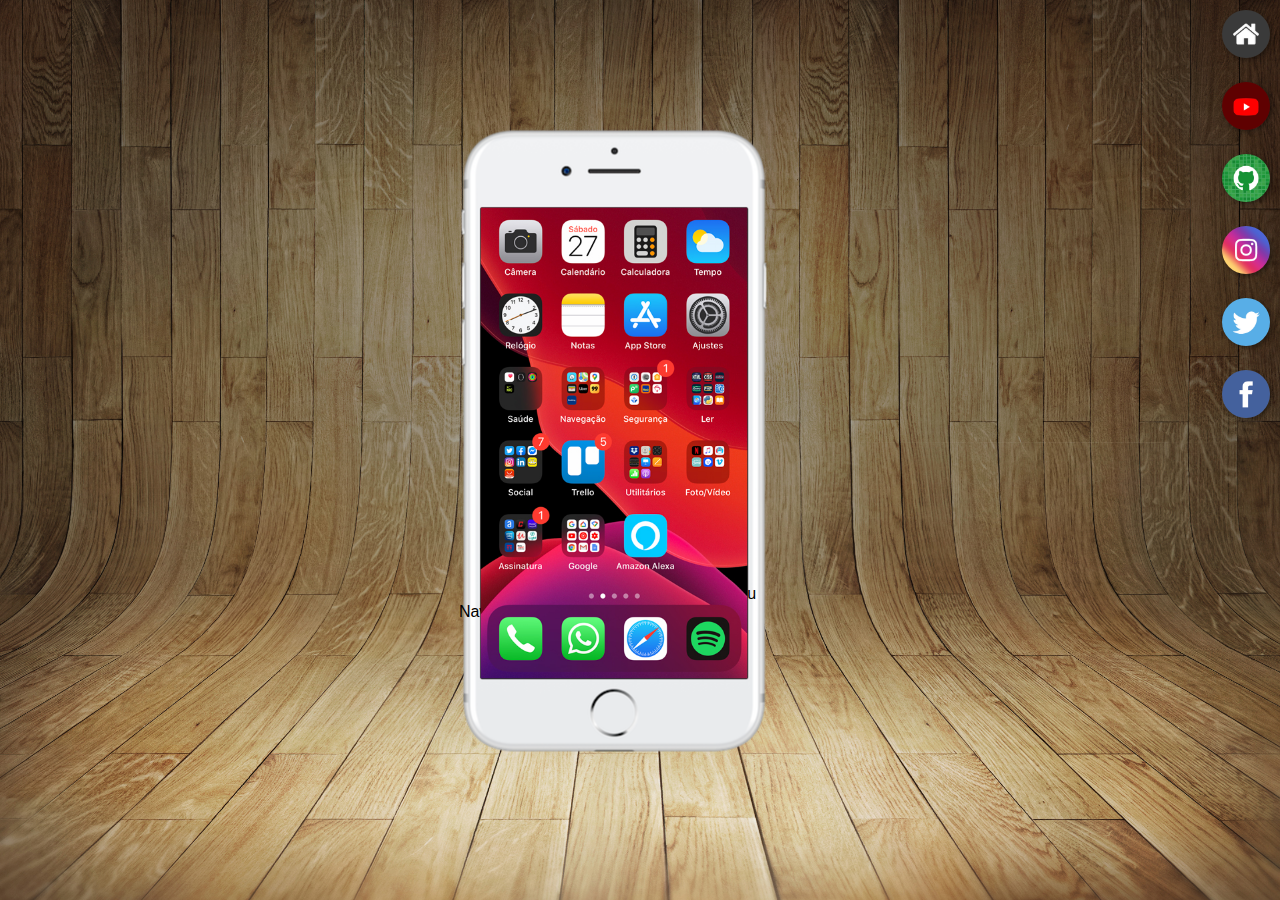
<file: index.html>
<!DOCTYPE html>
<html lang="pt-br">
<head>
    <meta charset="UTF-8">
    <meta http-equiv="X-UA-Compatible" content="IE=edge">
    <meta name="viewport" content="width=device-width, initial-scale=1.0">
    <link rel="shortcut icon" href="favicon.ico" type="image/x-icon">
    <link rel="stylesheet" href="stilos/style.css">
    <title>Projeto redes sociais</title>
</head>
<body>
    <main>
        <section id="telefone">
            <iframe src="home.html" name="tela" id="tela" frameborder="0"></iframe>
            seu Navegador não é compatível com isso.

        </section>
        <section id="redes-sociais">
            <a href="home.html" target="tela"><img src="imagens/logo-home.jpg" alt="home"></a><br>
            <a href="youtube.html" target="tela"><img src="imagens/logo-youtube.jpg" alt="youtube"></a><br>
            <a href="github.html" target="tela"><img src="imagens/logo-github.jpg" alt="github" ></a><br>
            <a href="instagram.html" target="tela"><img src="imagens/logo-instagram.jpg" alt="instagram"></a><br>
            <a href="twitter.html" target="tela"><img src="imagens/logo-twitter.jpg" alt="twitter"></a><br>
            <a href="facebook.html" target="tela"><img src="imagens/logo-facebook.jpg" alt="facebook"></a>

        </section>
    </main>
    
</body>
</html>
</file>
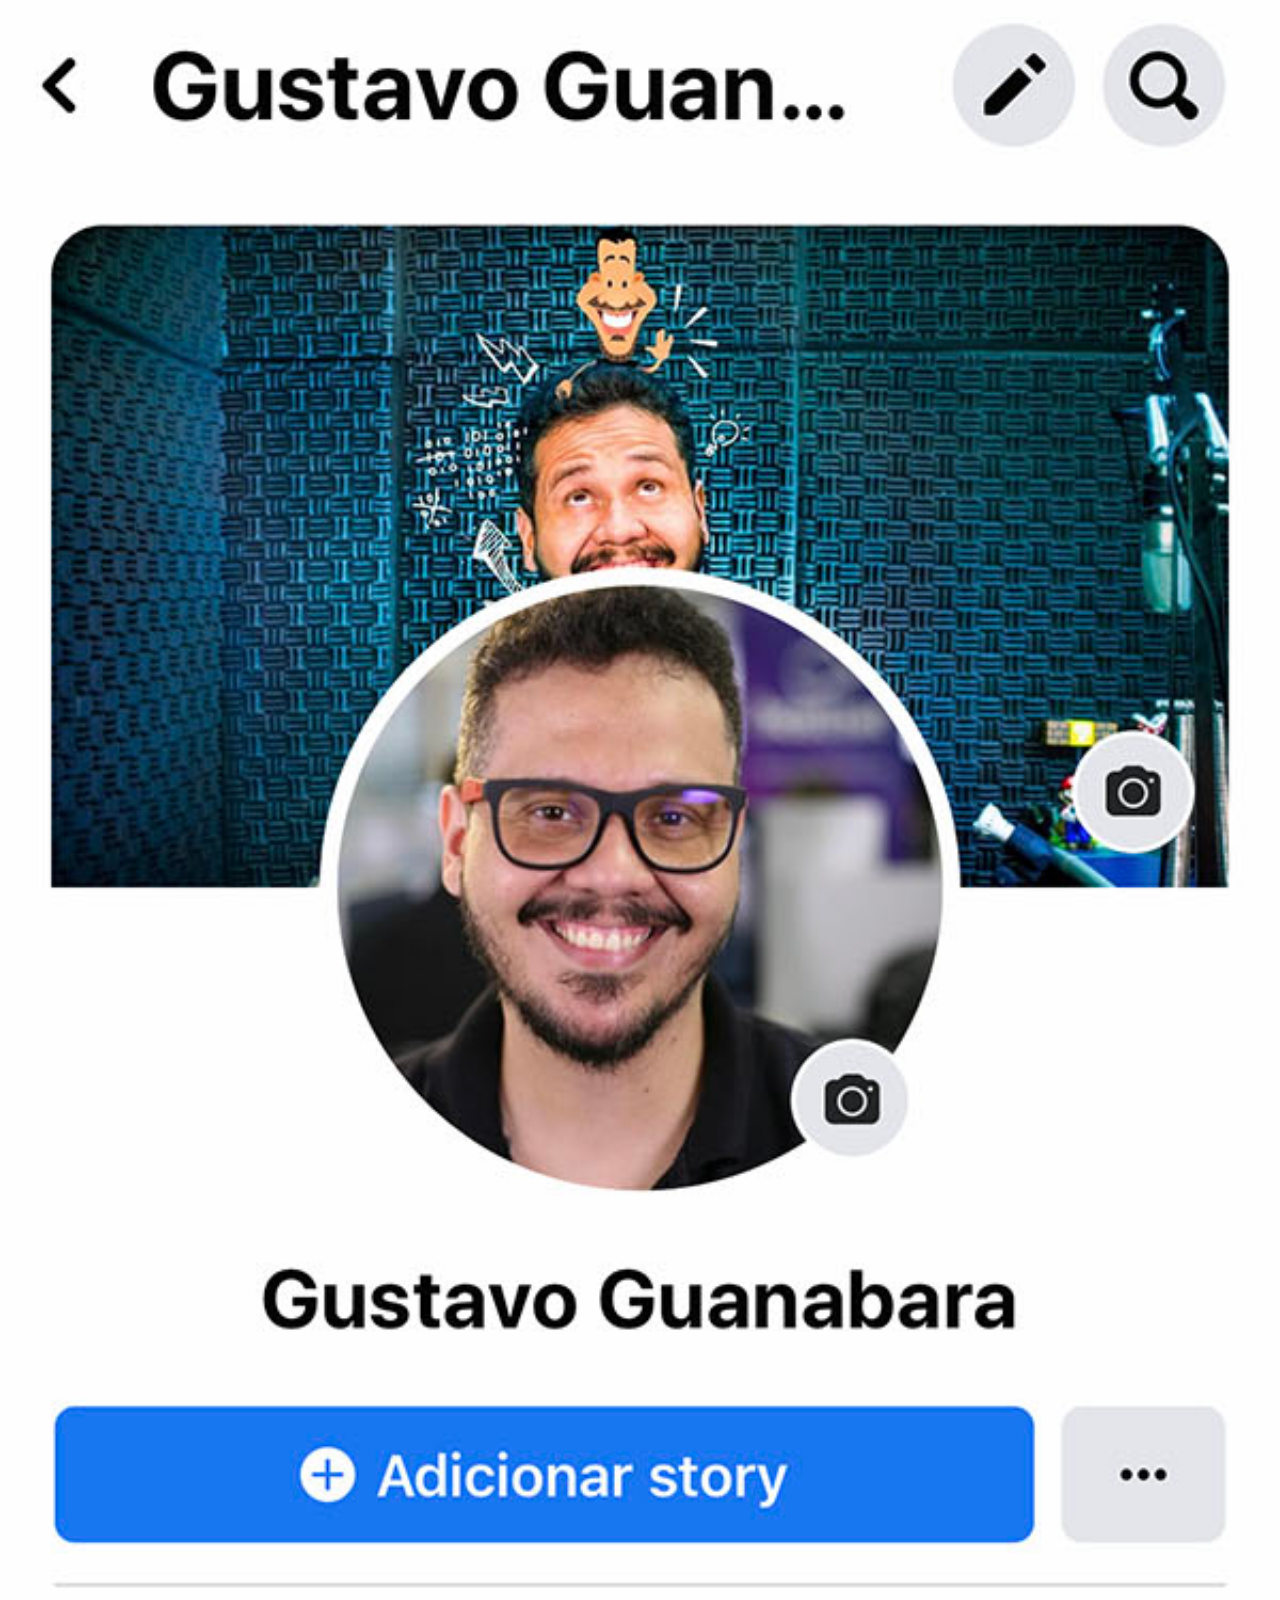
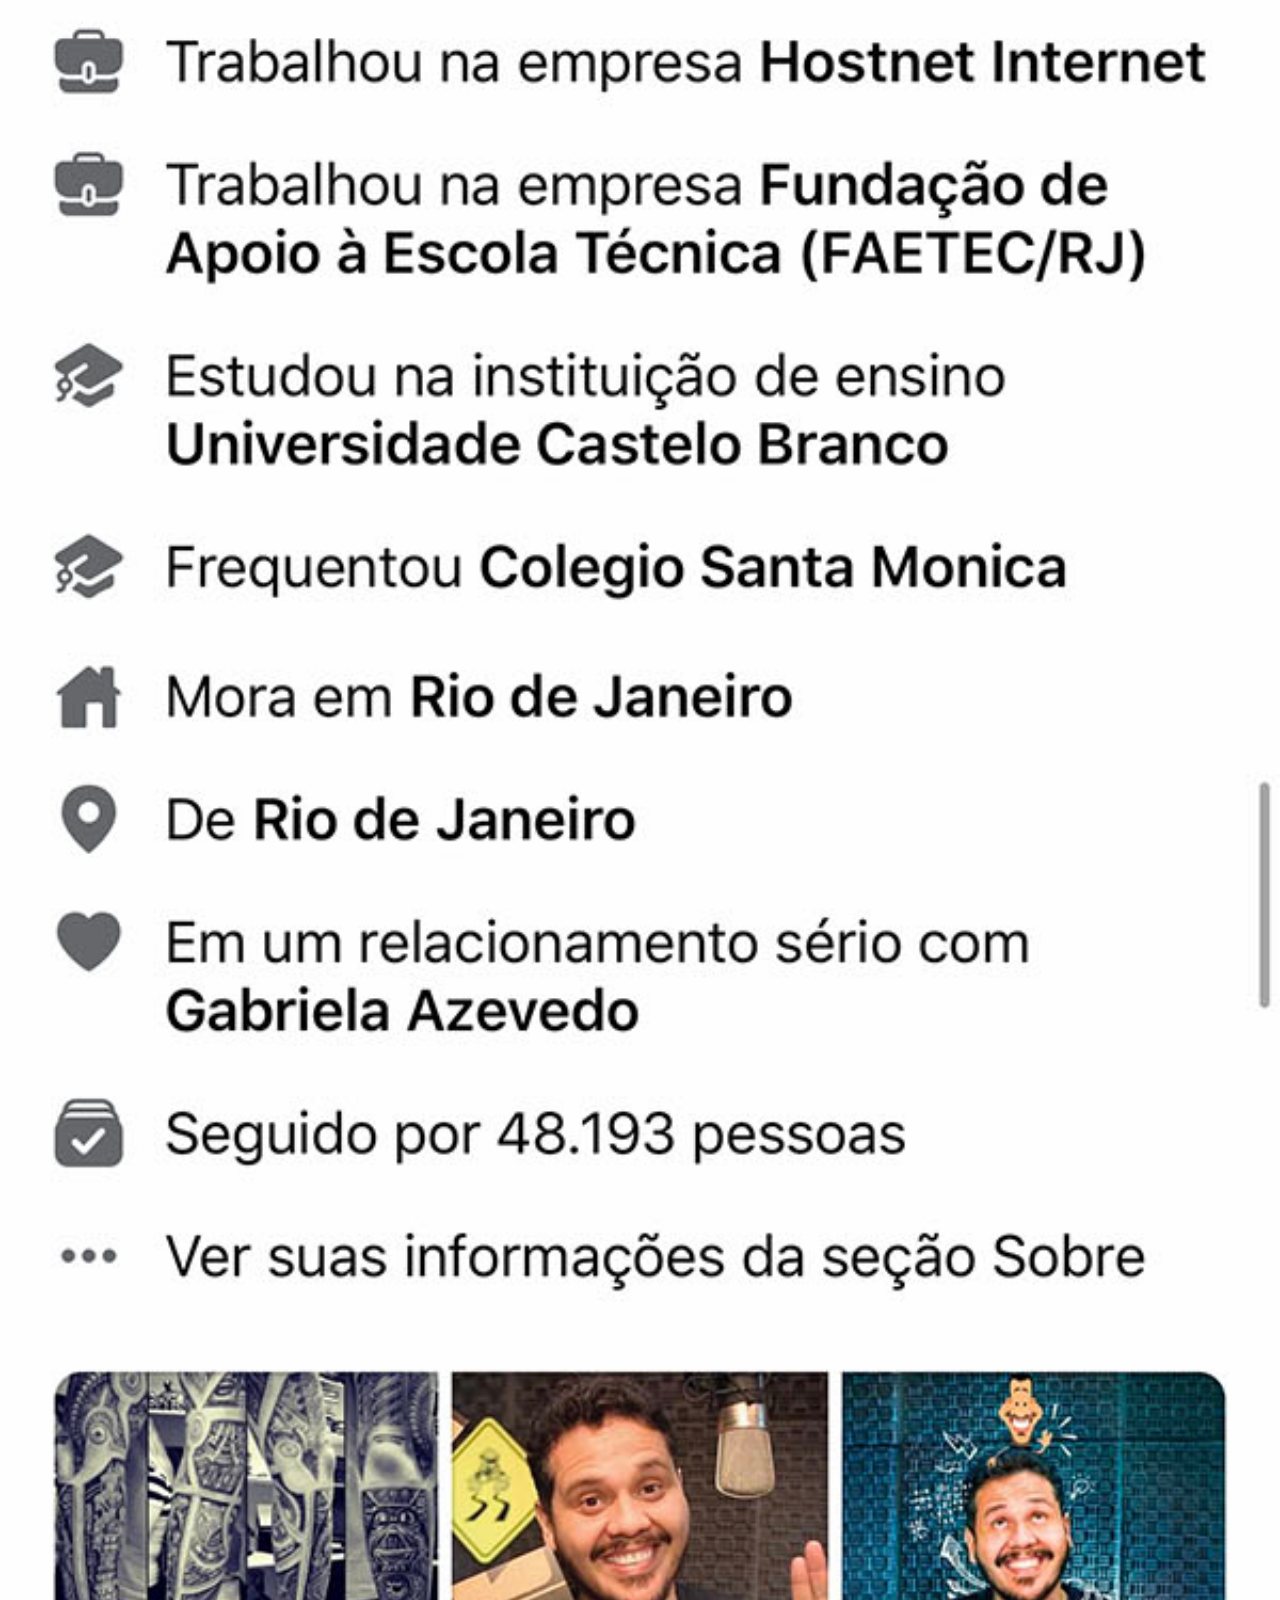
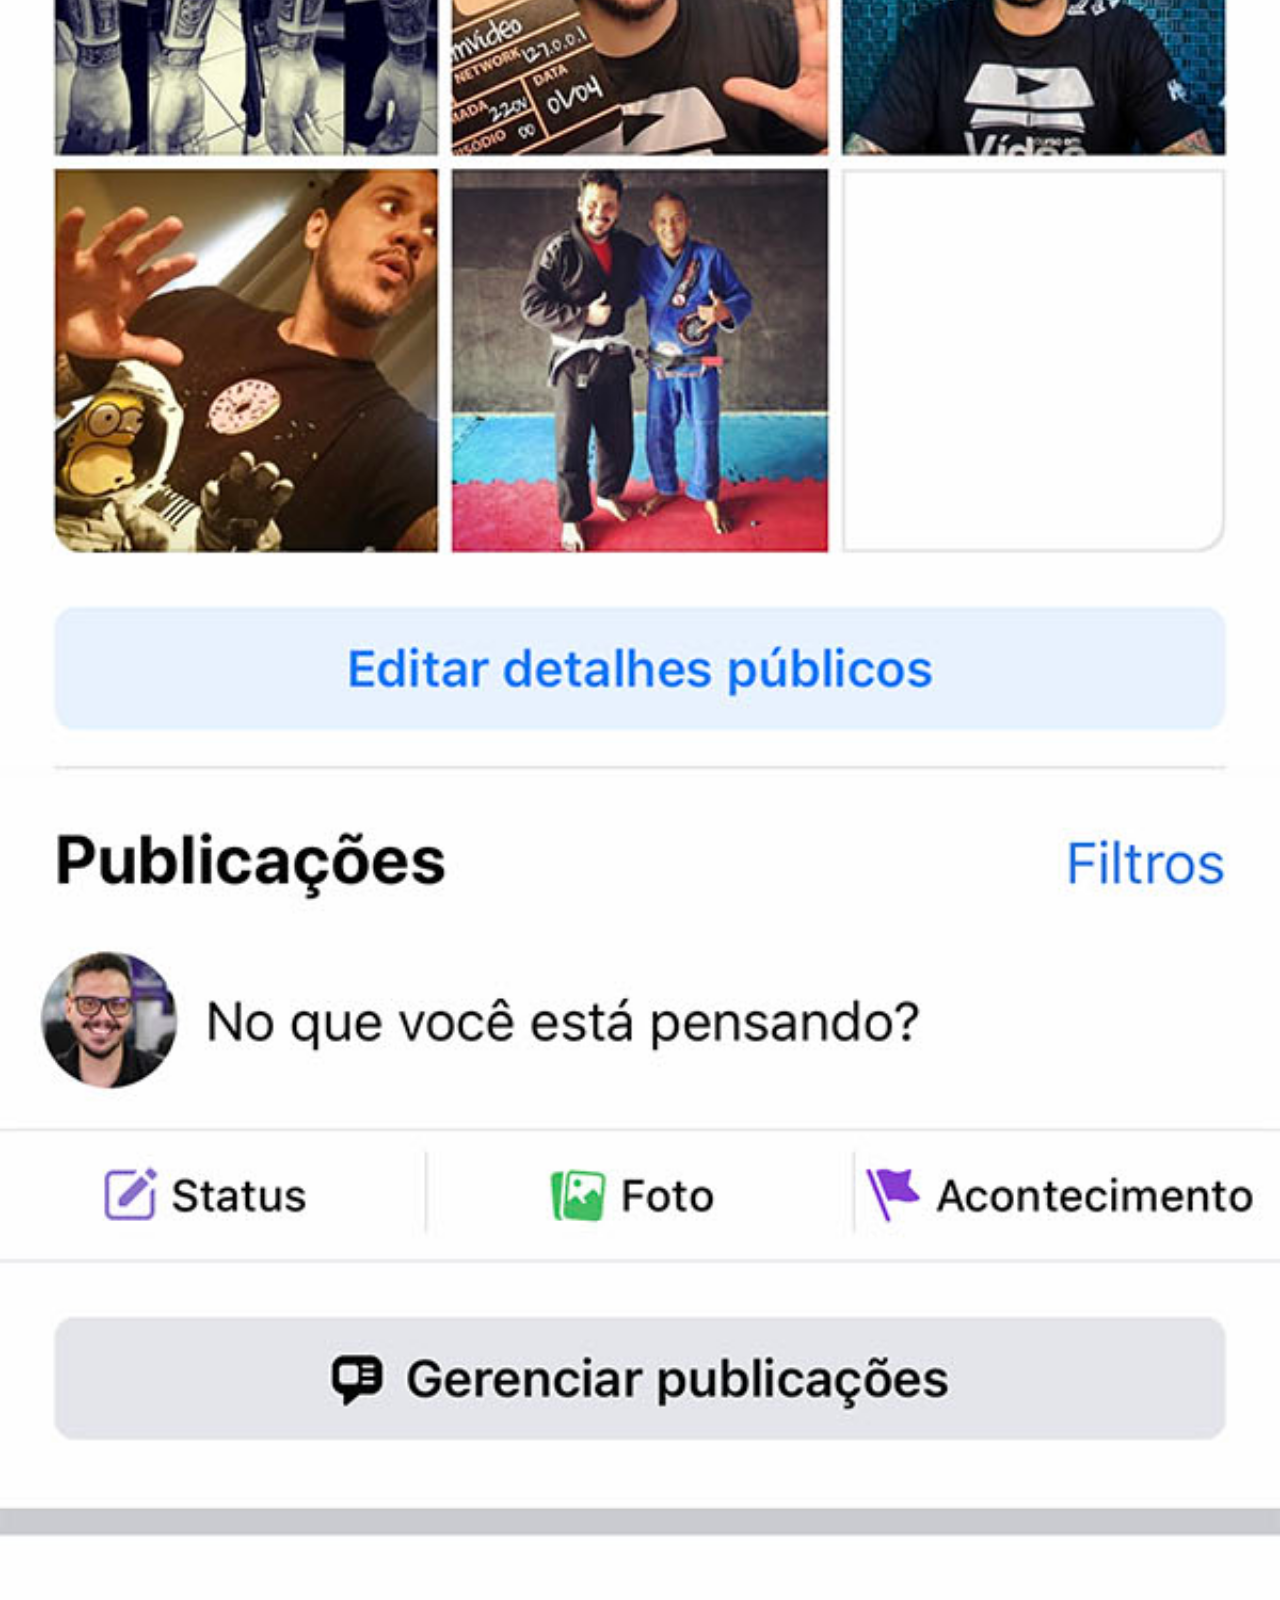
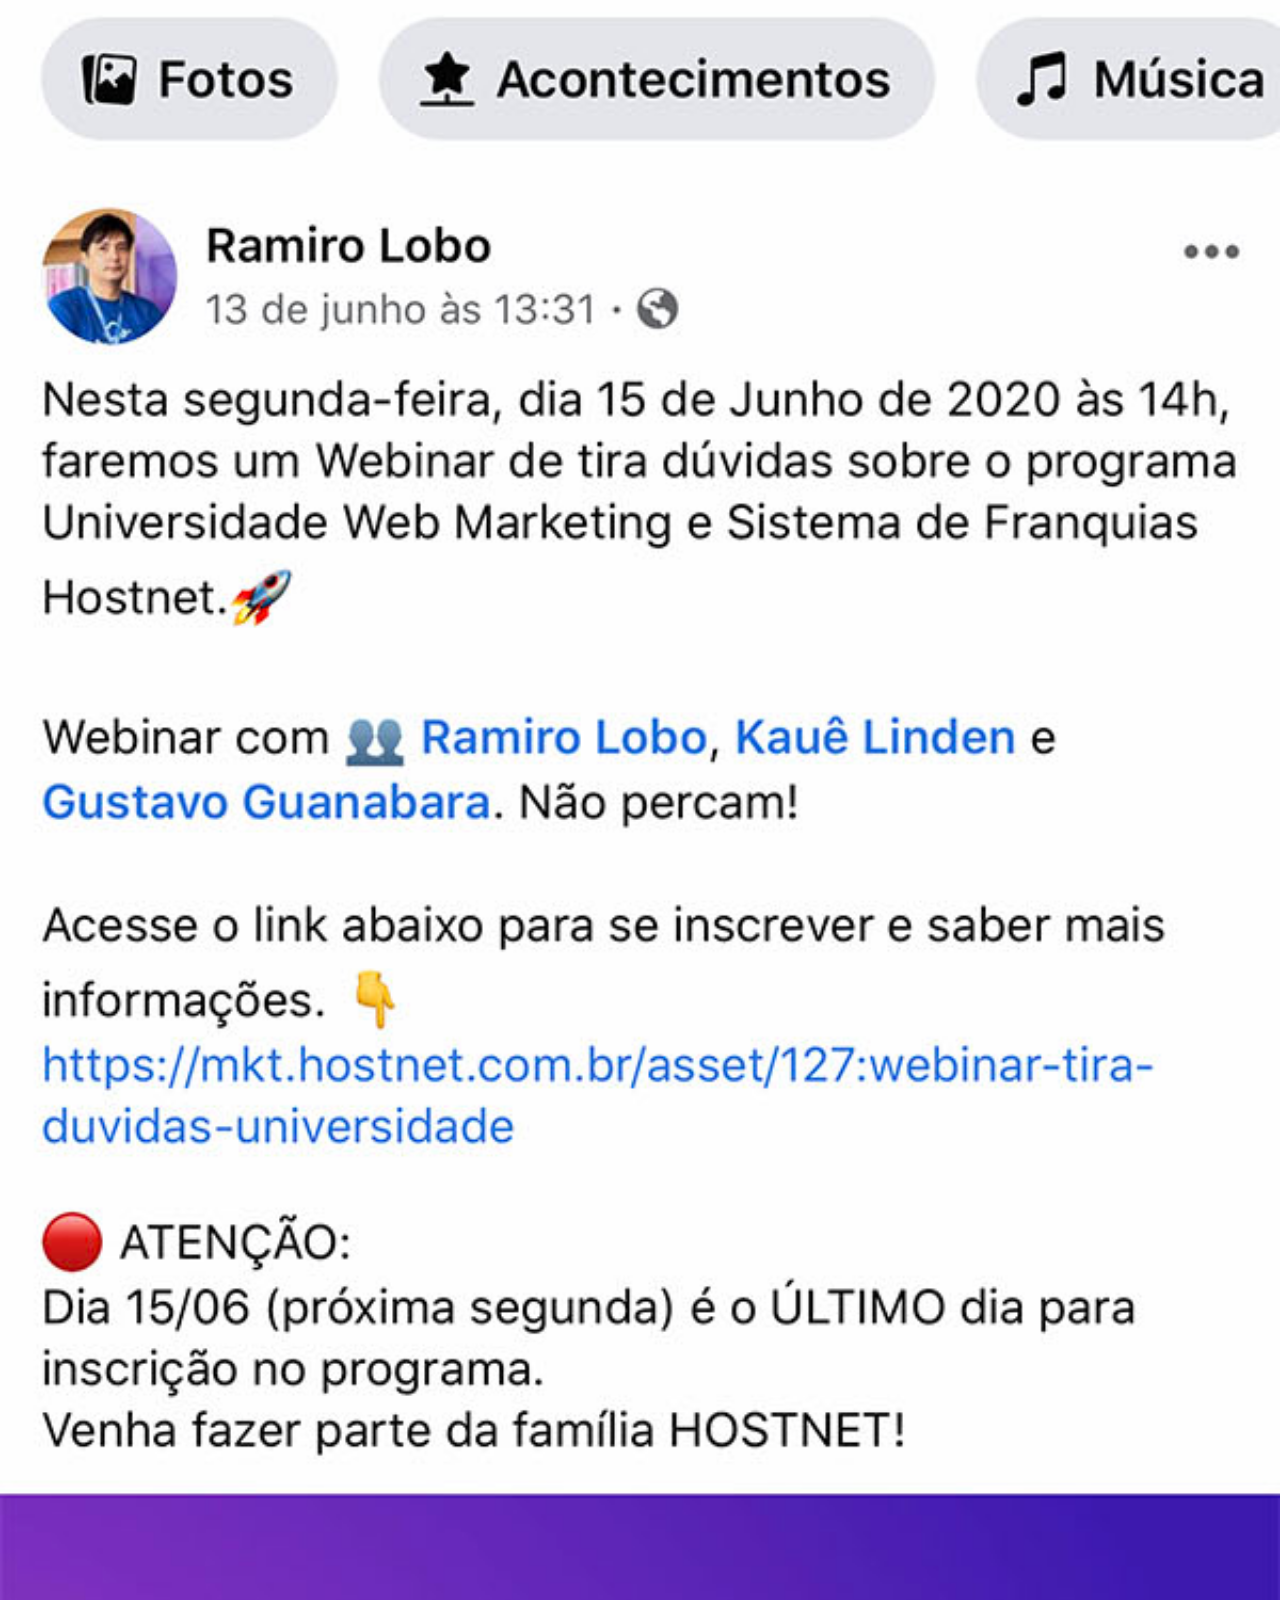
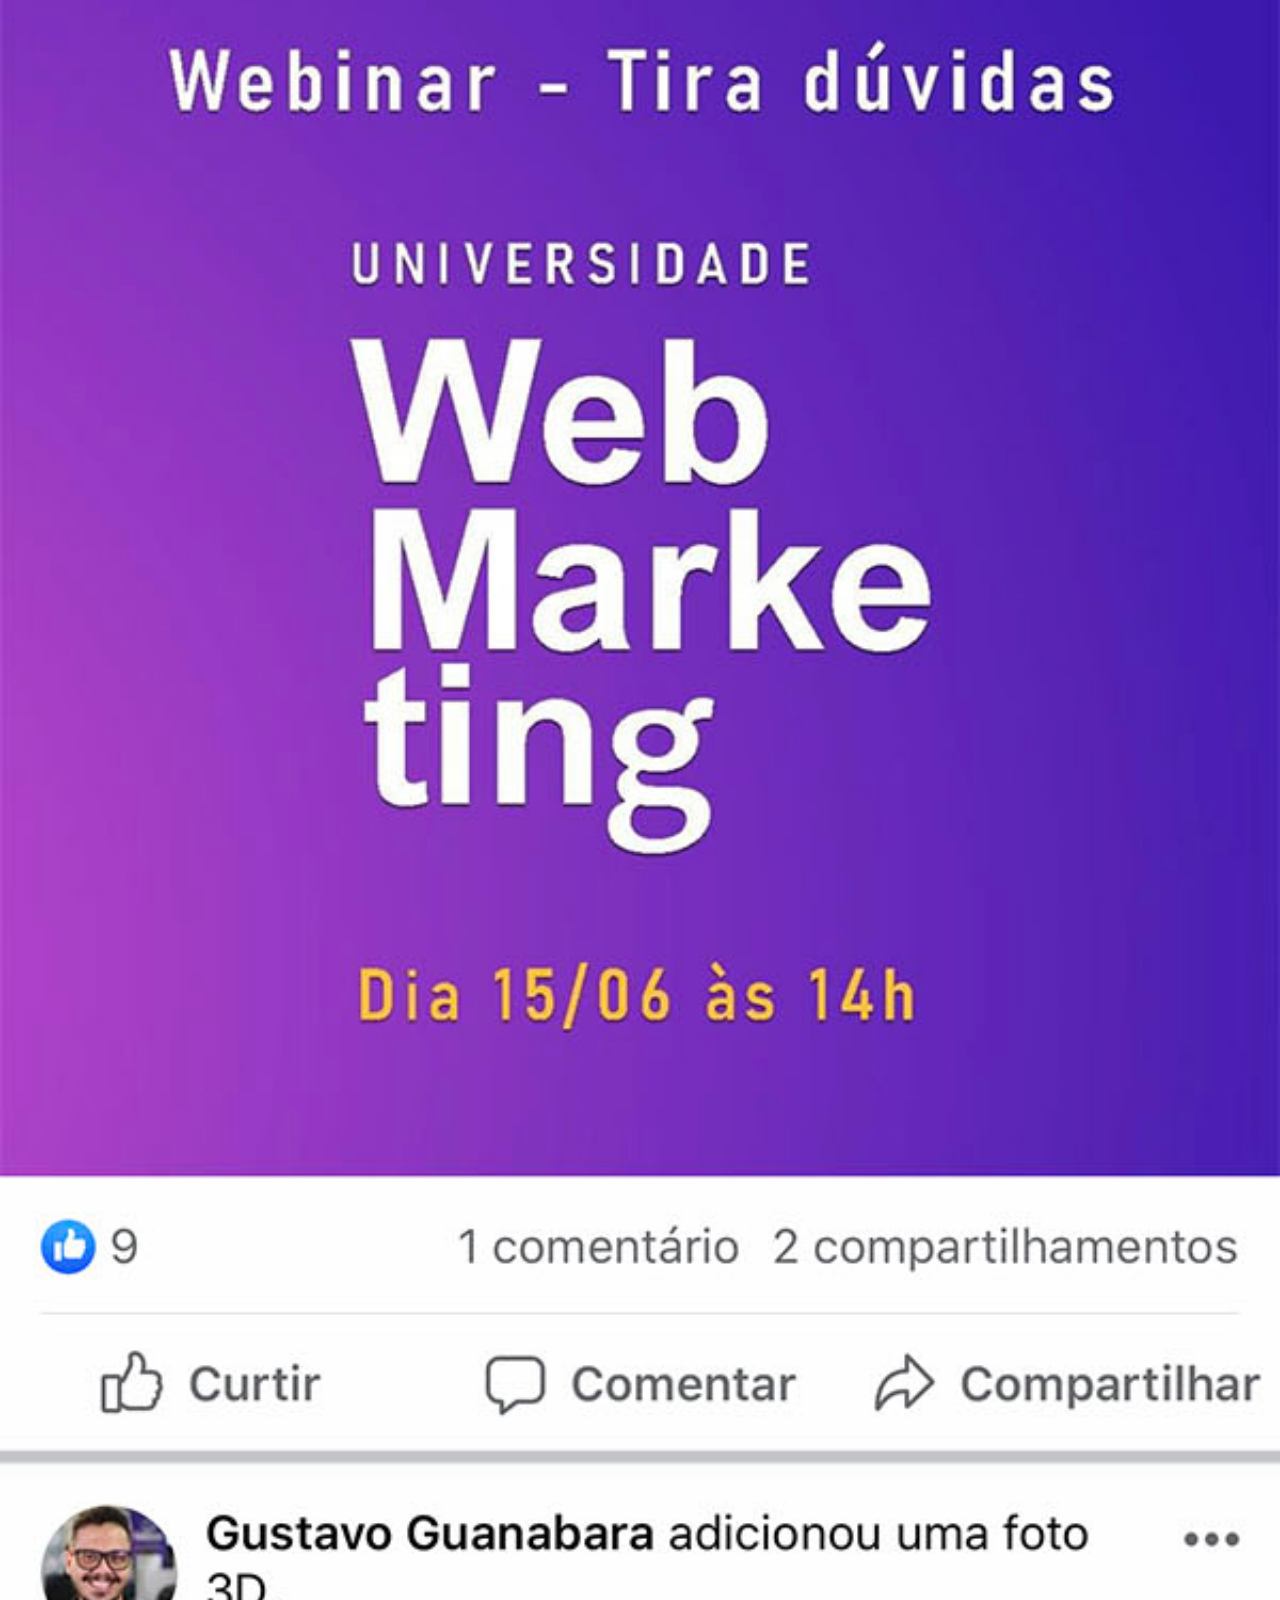
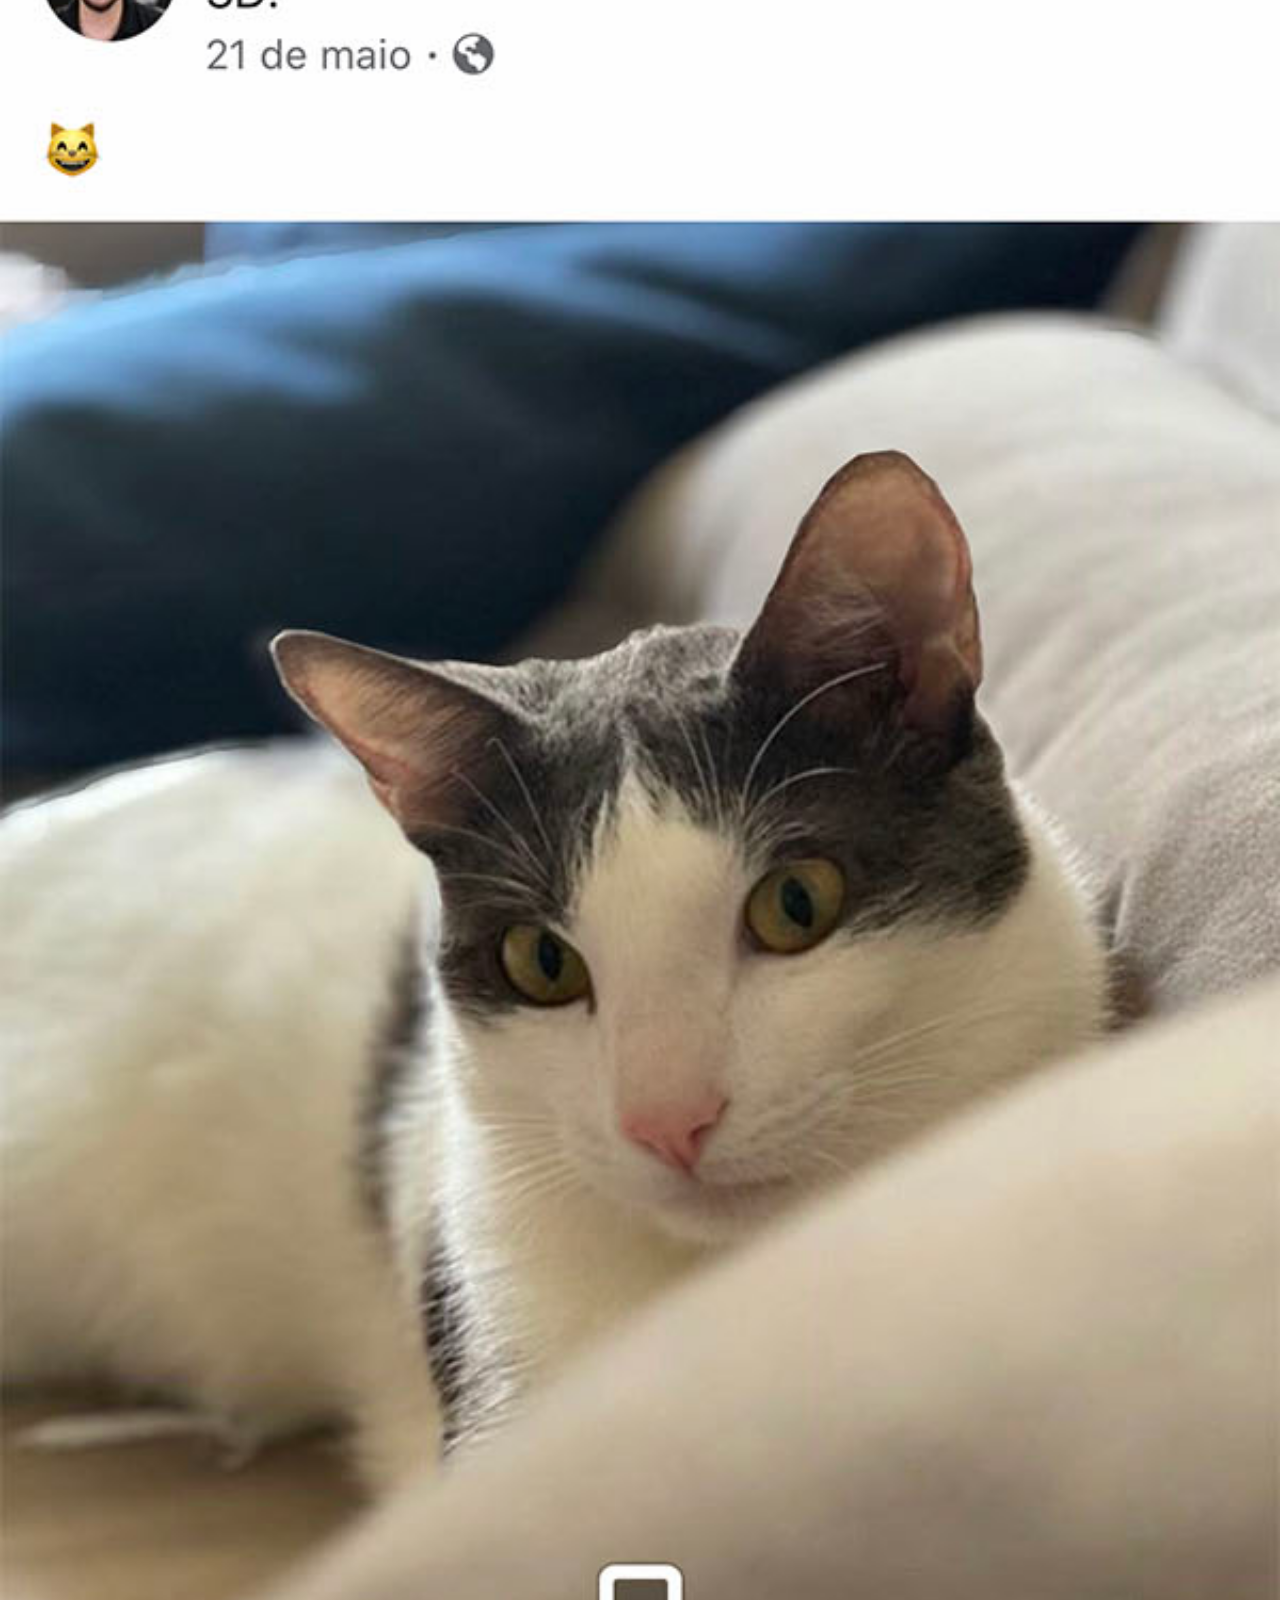
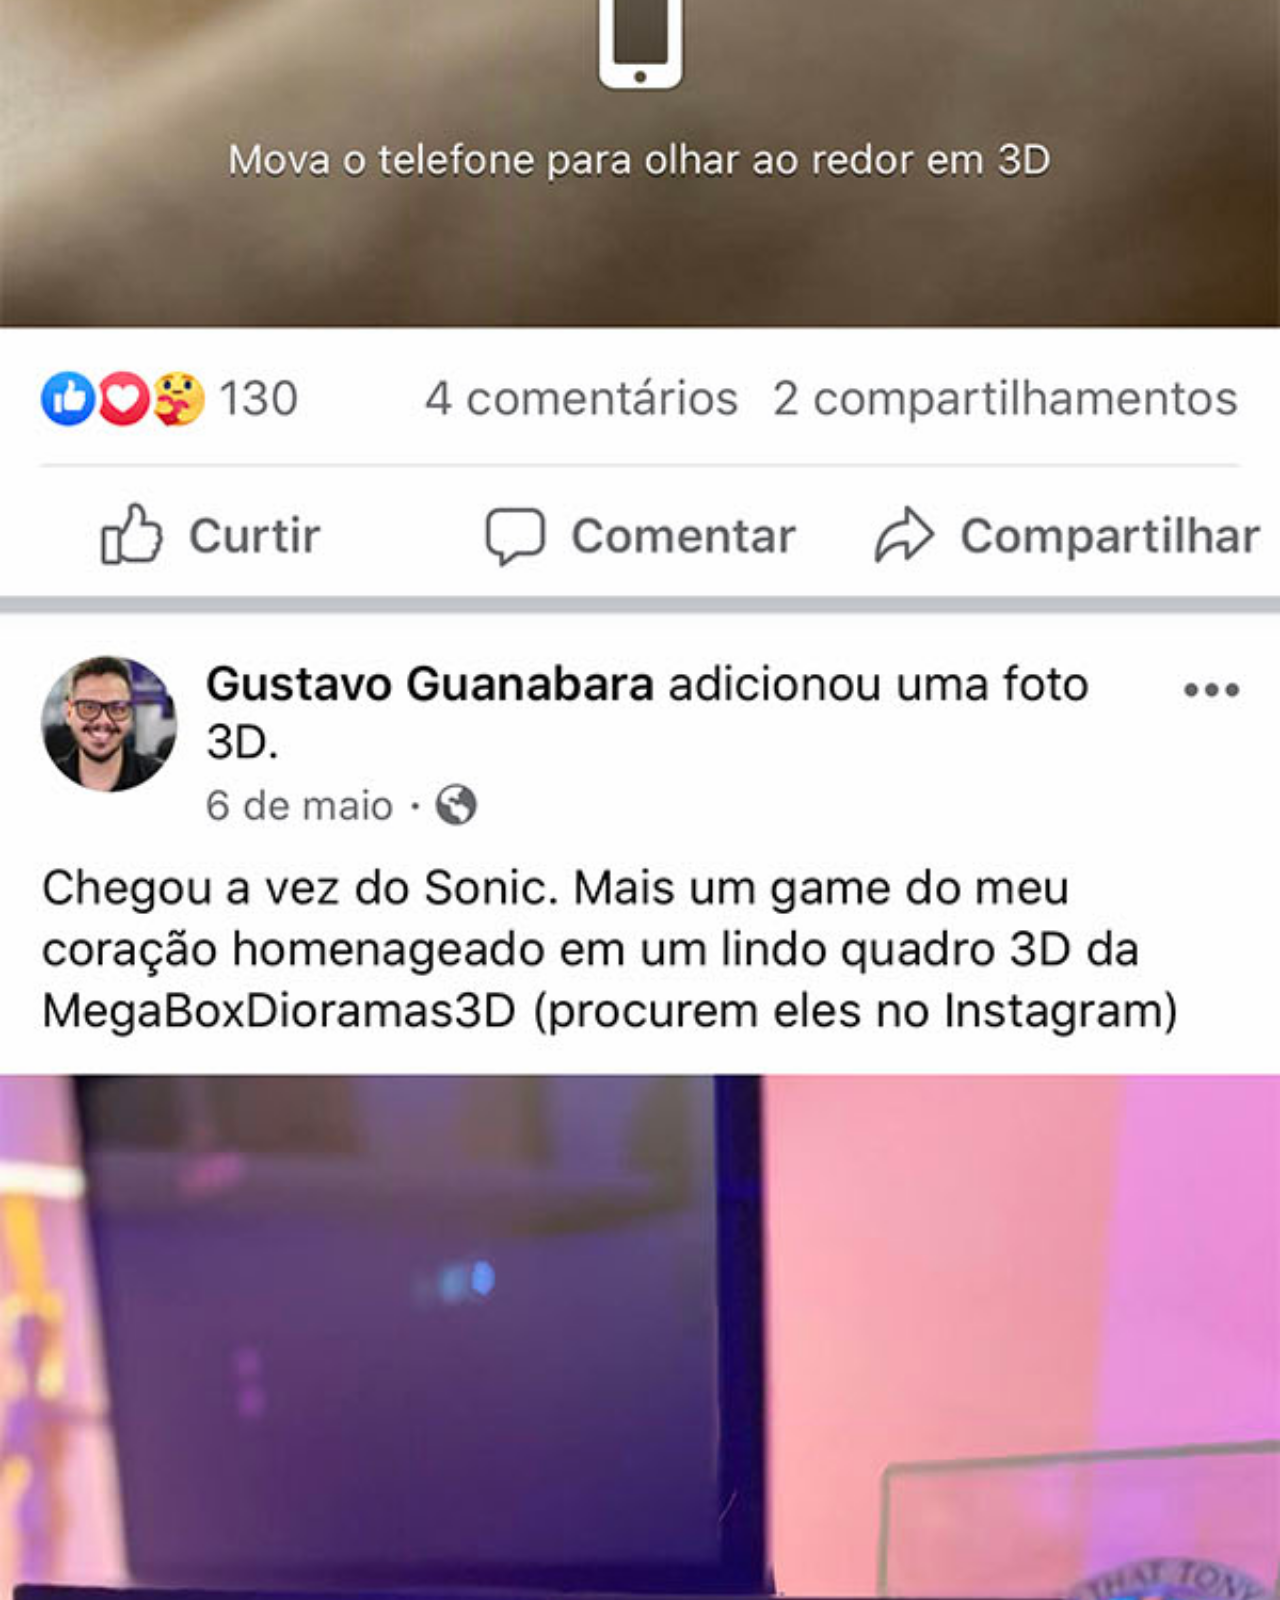
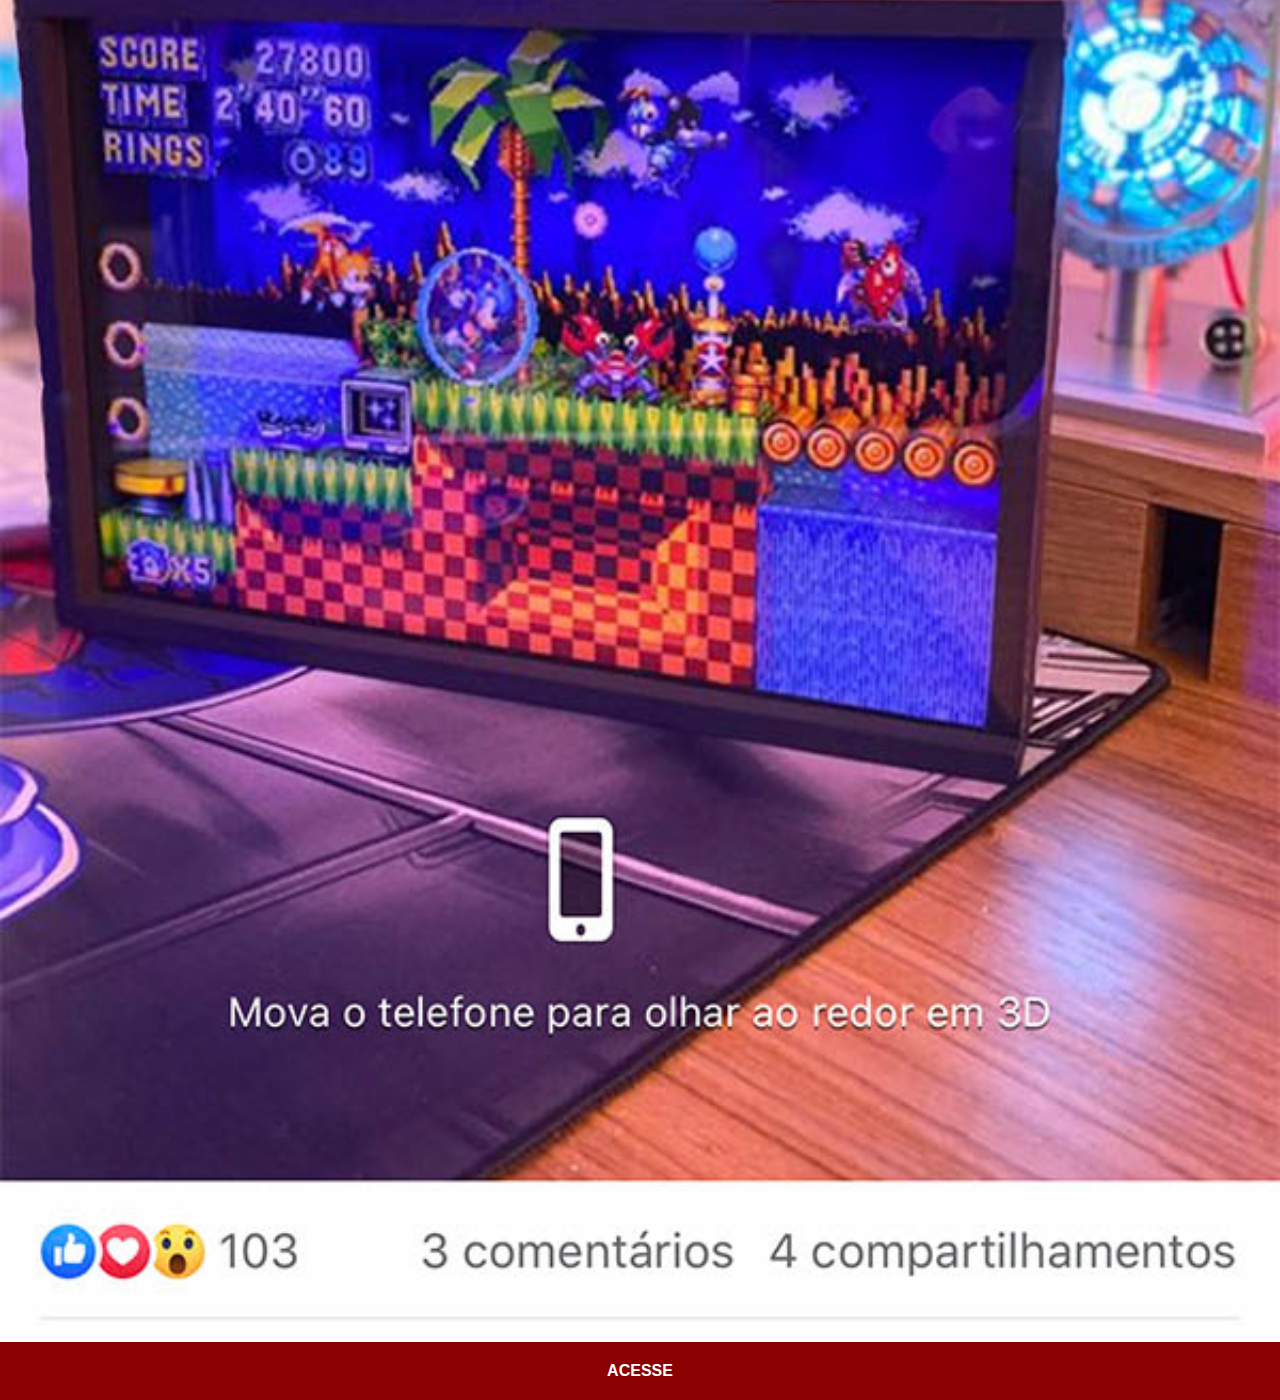
<file: facebook.html>
<!DOCTYPE html>
<html lang="pt-br">
<head>
    <meta charset="UTF-8">
    <meta http-equiv="X-UA-Compatible" content="IE=edge">
    <meta name="viewport" content="width=device-width, initial-scale=1.0">
    <title>FACEBOOK</title>
    <link rel="stylesheet" href="estilos/social.css">
</head>
<body>
    <img src="imagens/tela-facebook.jpg" alt="facebook">
    <a href="https://www.facebook.com/gustavoguanabara" target="_blank">ACESSE</a>
</body>
</html>
</file>
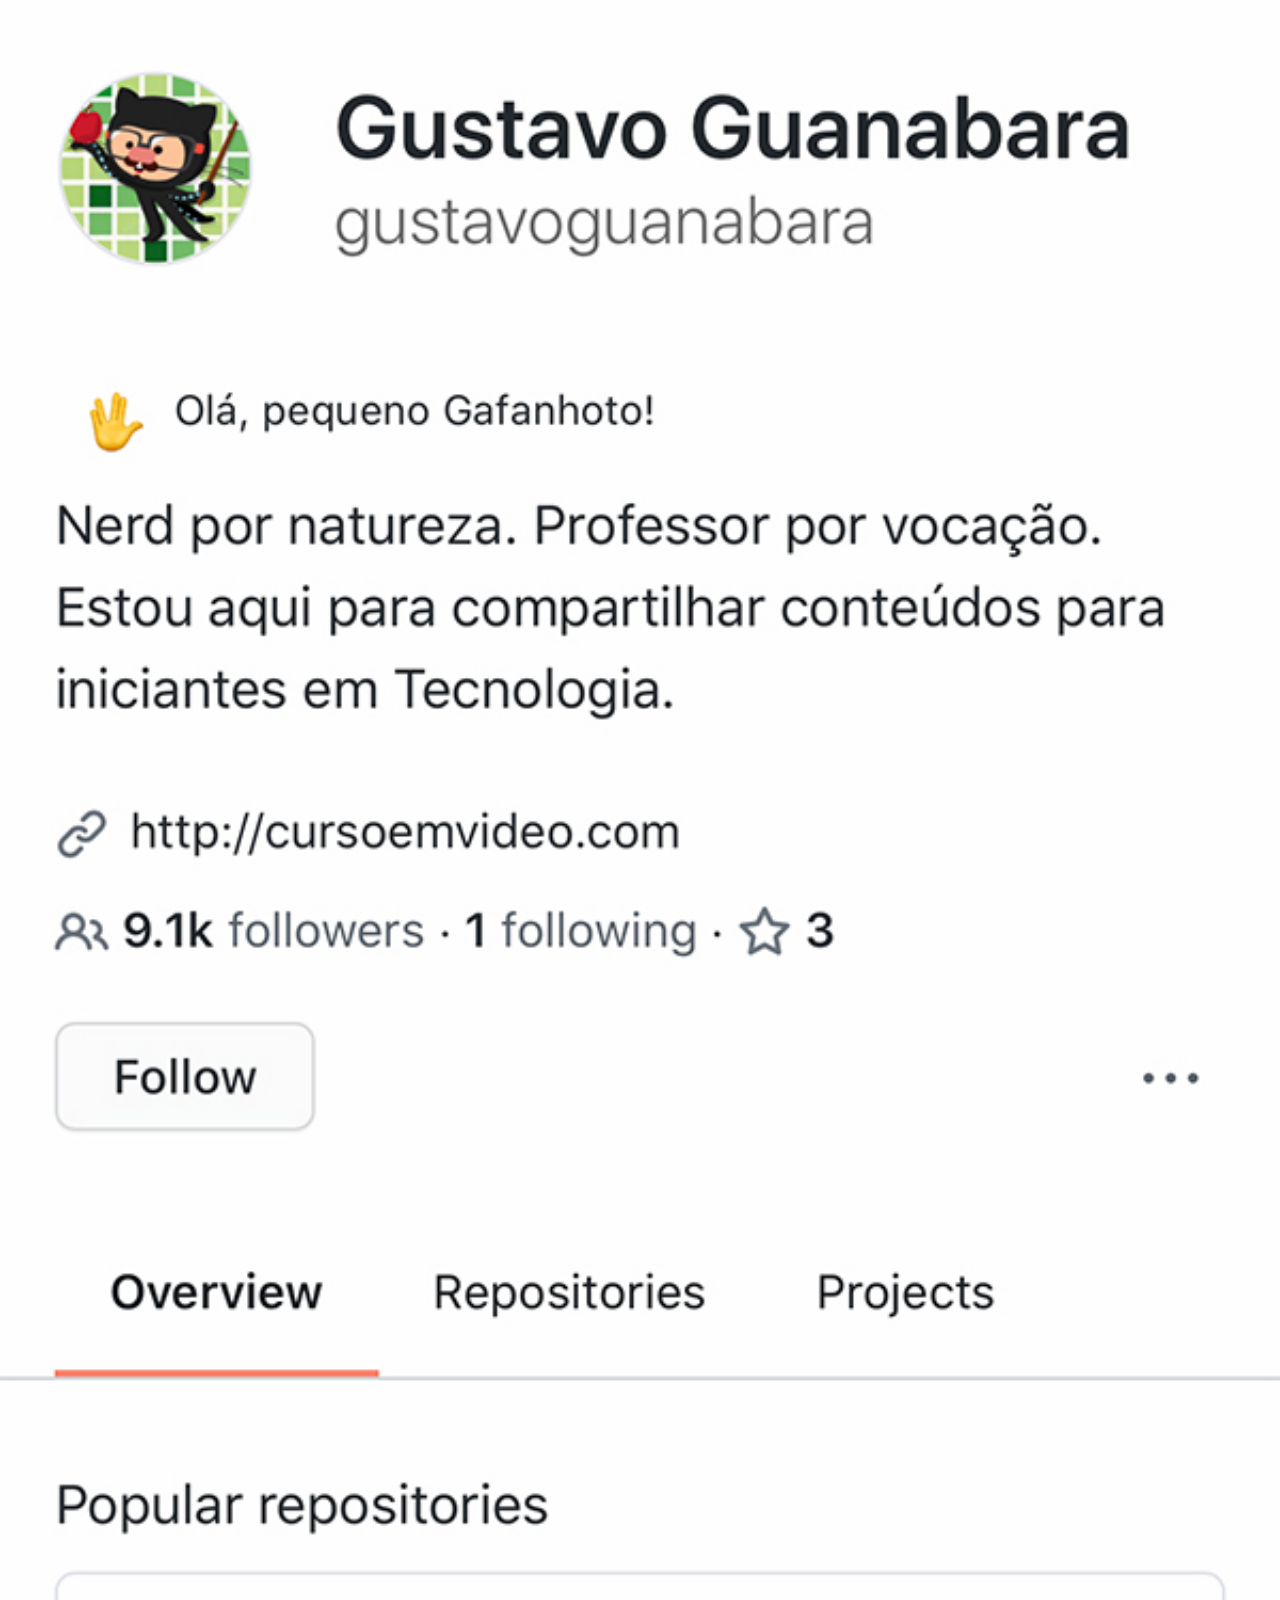
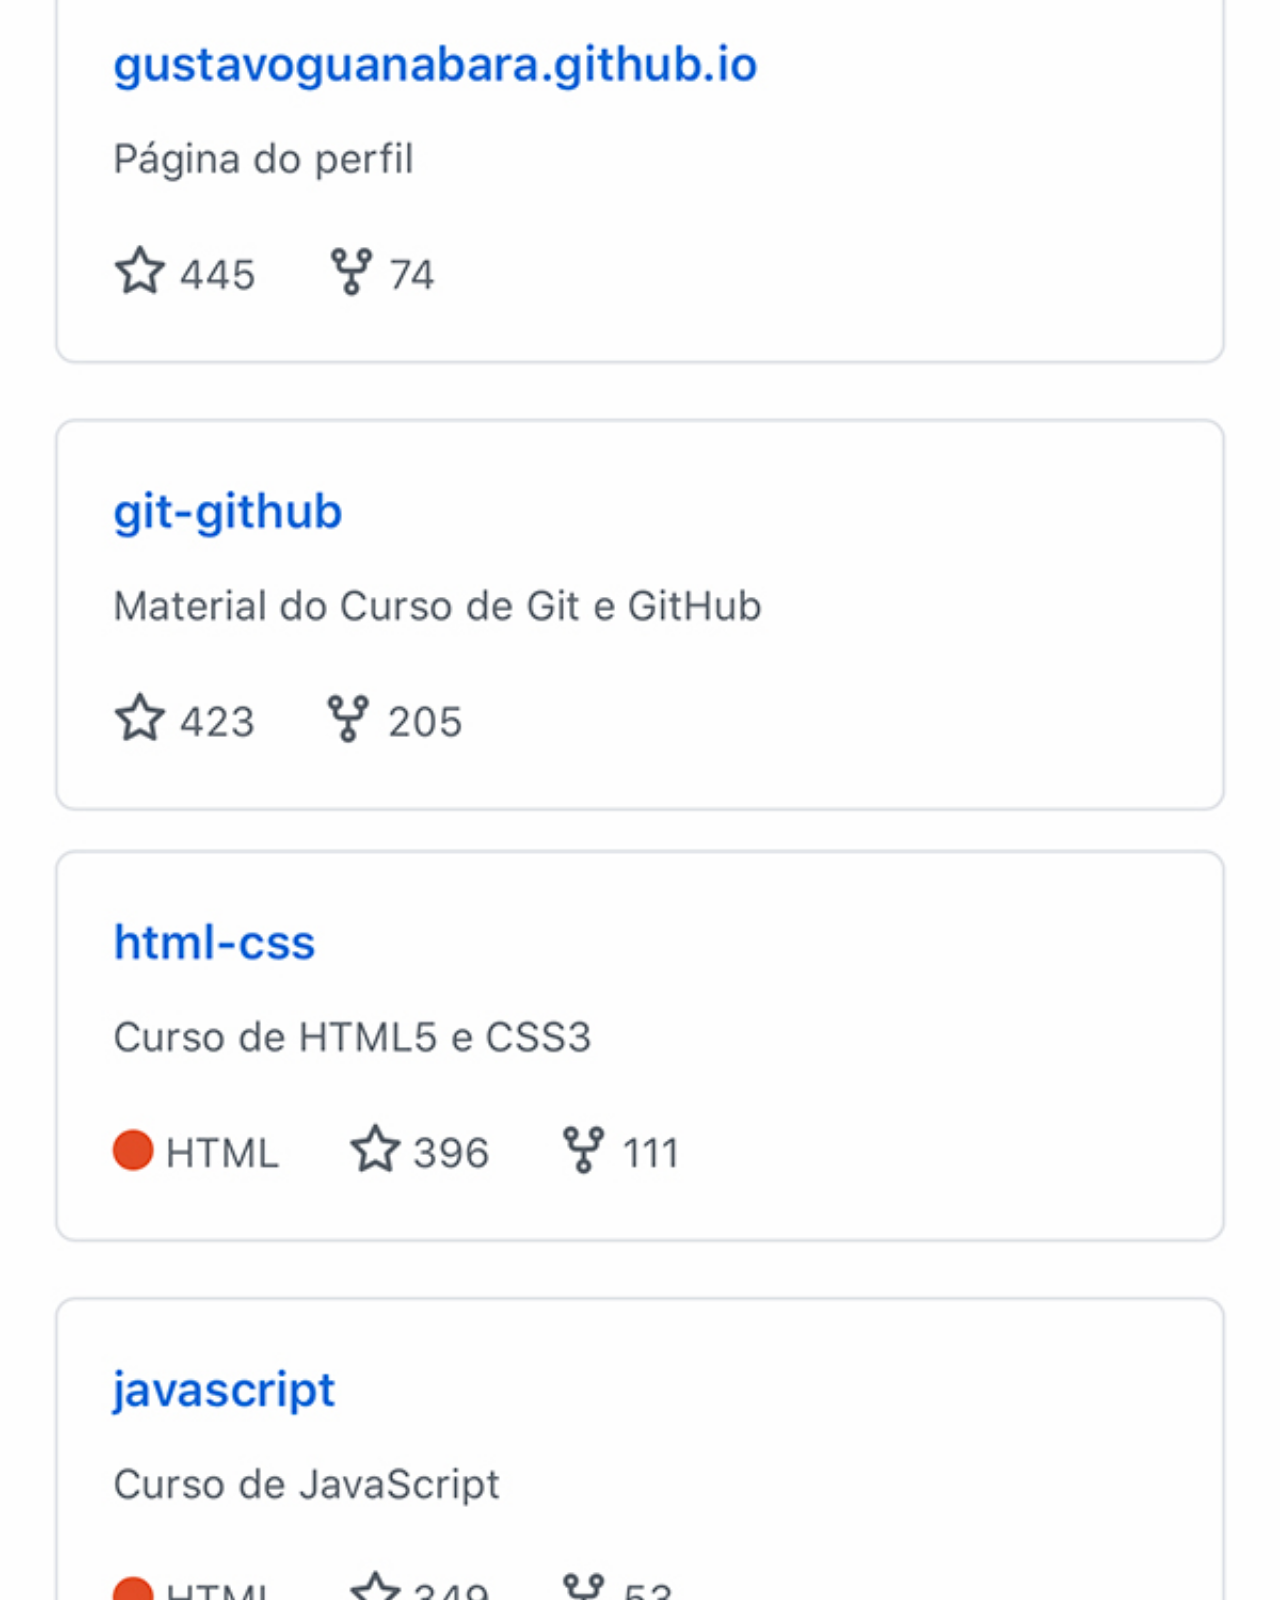
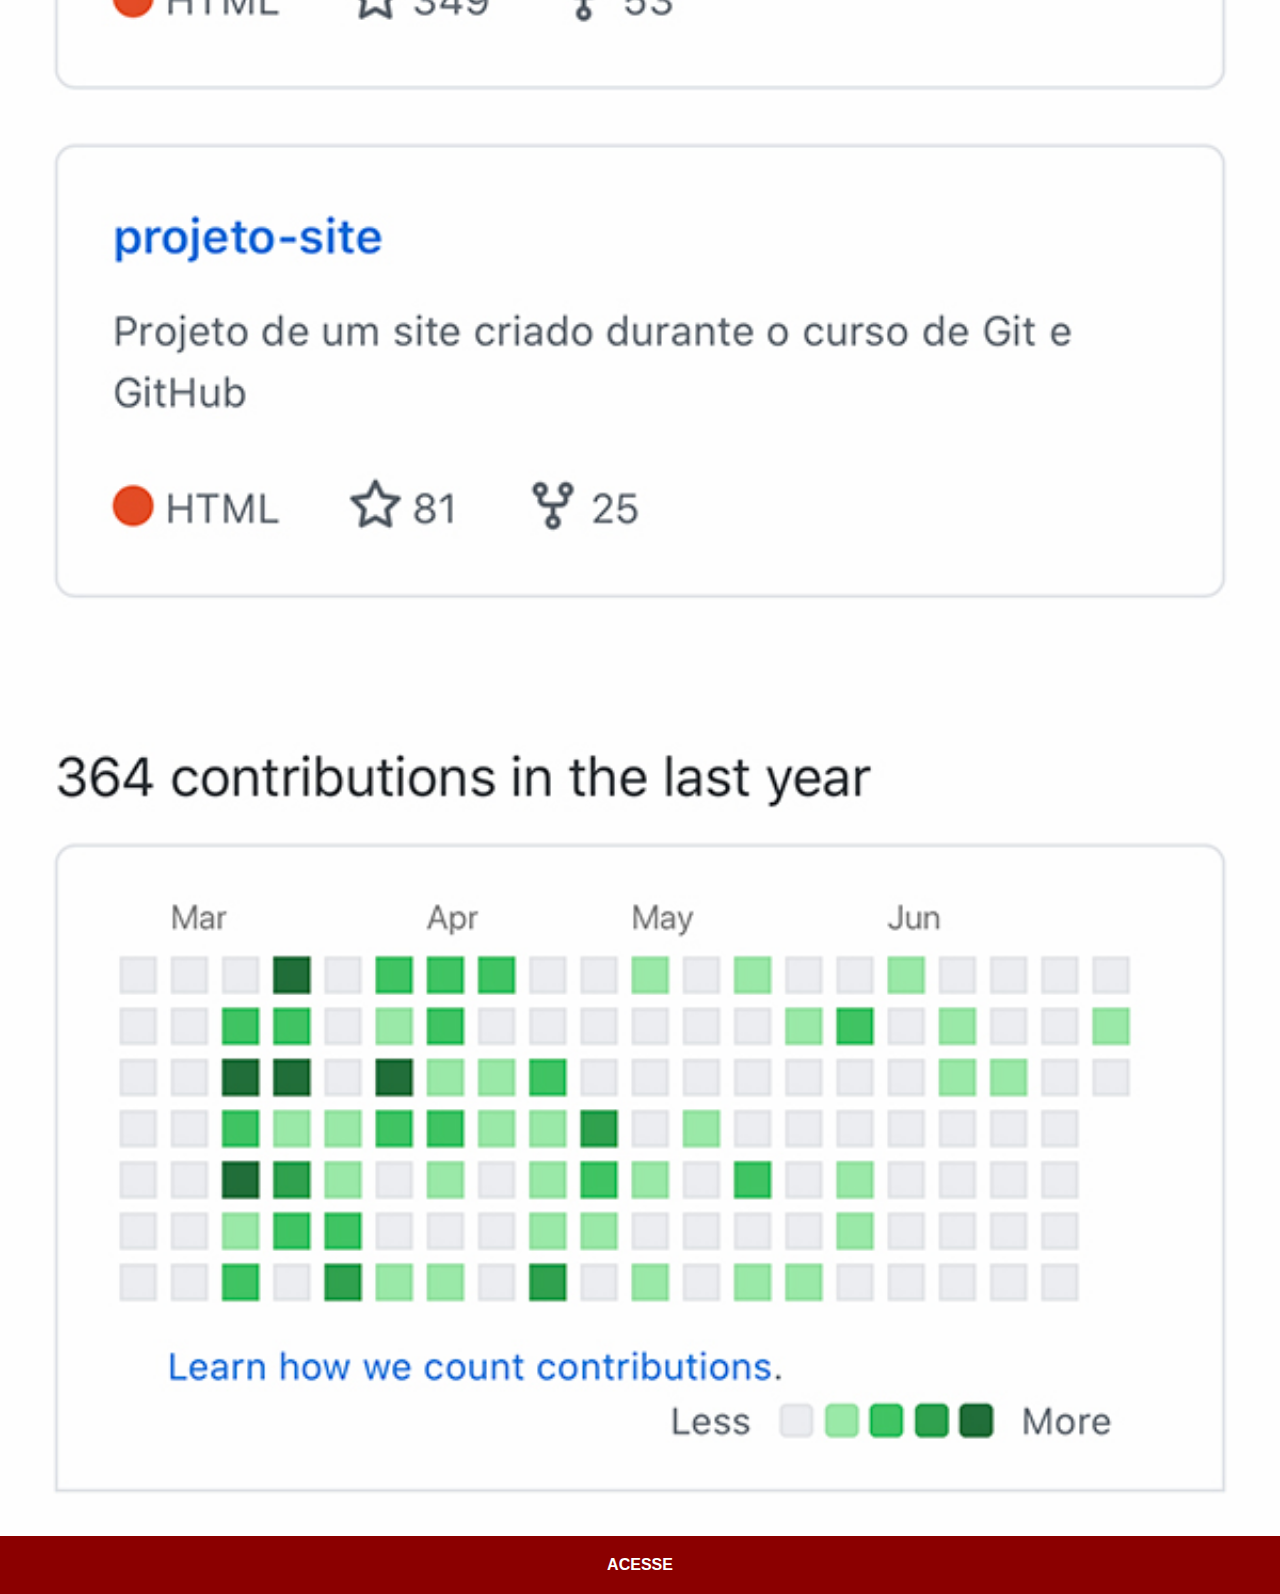
<file: github.html>
<!DOCTYPE html>
<html lang="pt-br">
<head>
    <meta charset="UTF-8">
    <meta http-equiv="X-UA-Compatible" content="IE=edge">
    <meta name="viewport" content="width=device-width, initial-scale=1.0">
    <title>GITHUB</title>
    <link rel="stylesheet" href="estilos/social.css">
</head>
<body>
    <img src="imagens/tela-github.jpg" alt="github"><a href="https://github.com/gustavoguanabara" target="_blank">ACESSE</a>
    
</body>
</html>
</file>
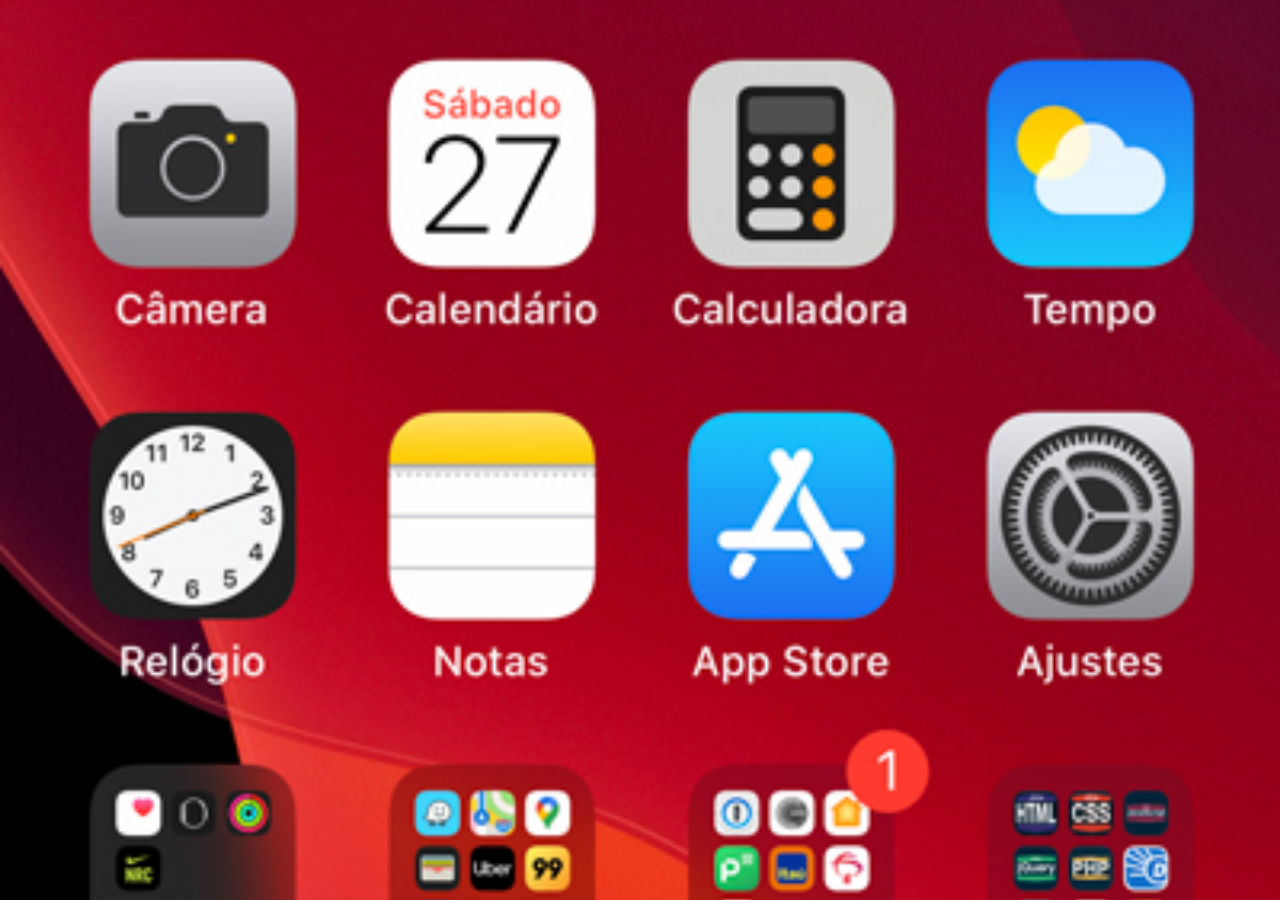
<file: home.html>
<!DOCTYPE html>
<html lang="pt-br">
<head>
    <meta charset="UTF-8">
    <meta http-equiv="X-UA-Compatible" content="IE=edge">
    <meta name="viewport" content="width=device-width, initial-scale=1.0">
    <title>HOME</title>
</head>
<style>
    *{
        margin: 0px;
        padding: 0px;
    }
    body{
        width: 100vw;
        height: 100vh;
        background: black url('imagens/tela-home.jpg')no-repeat top center;
        background-size: cover;
    }
</style>
<body>
    
</body>
</html>
</file>
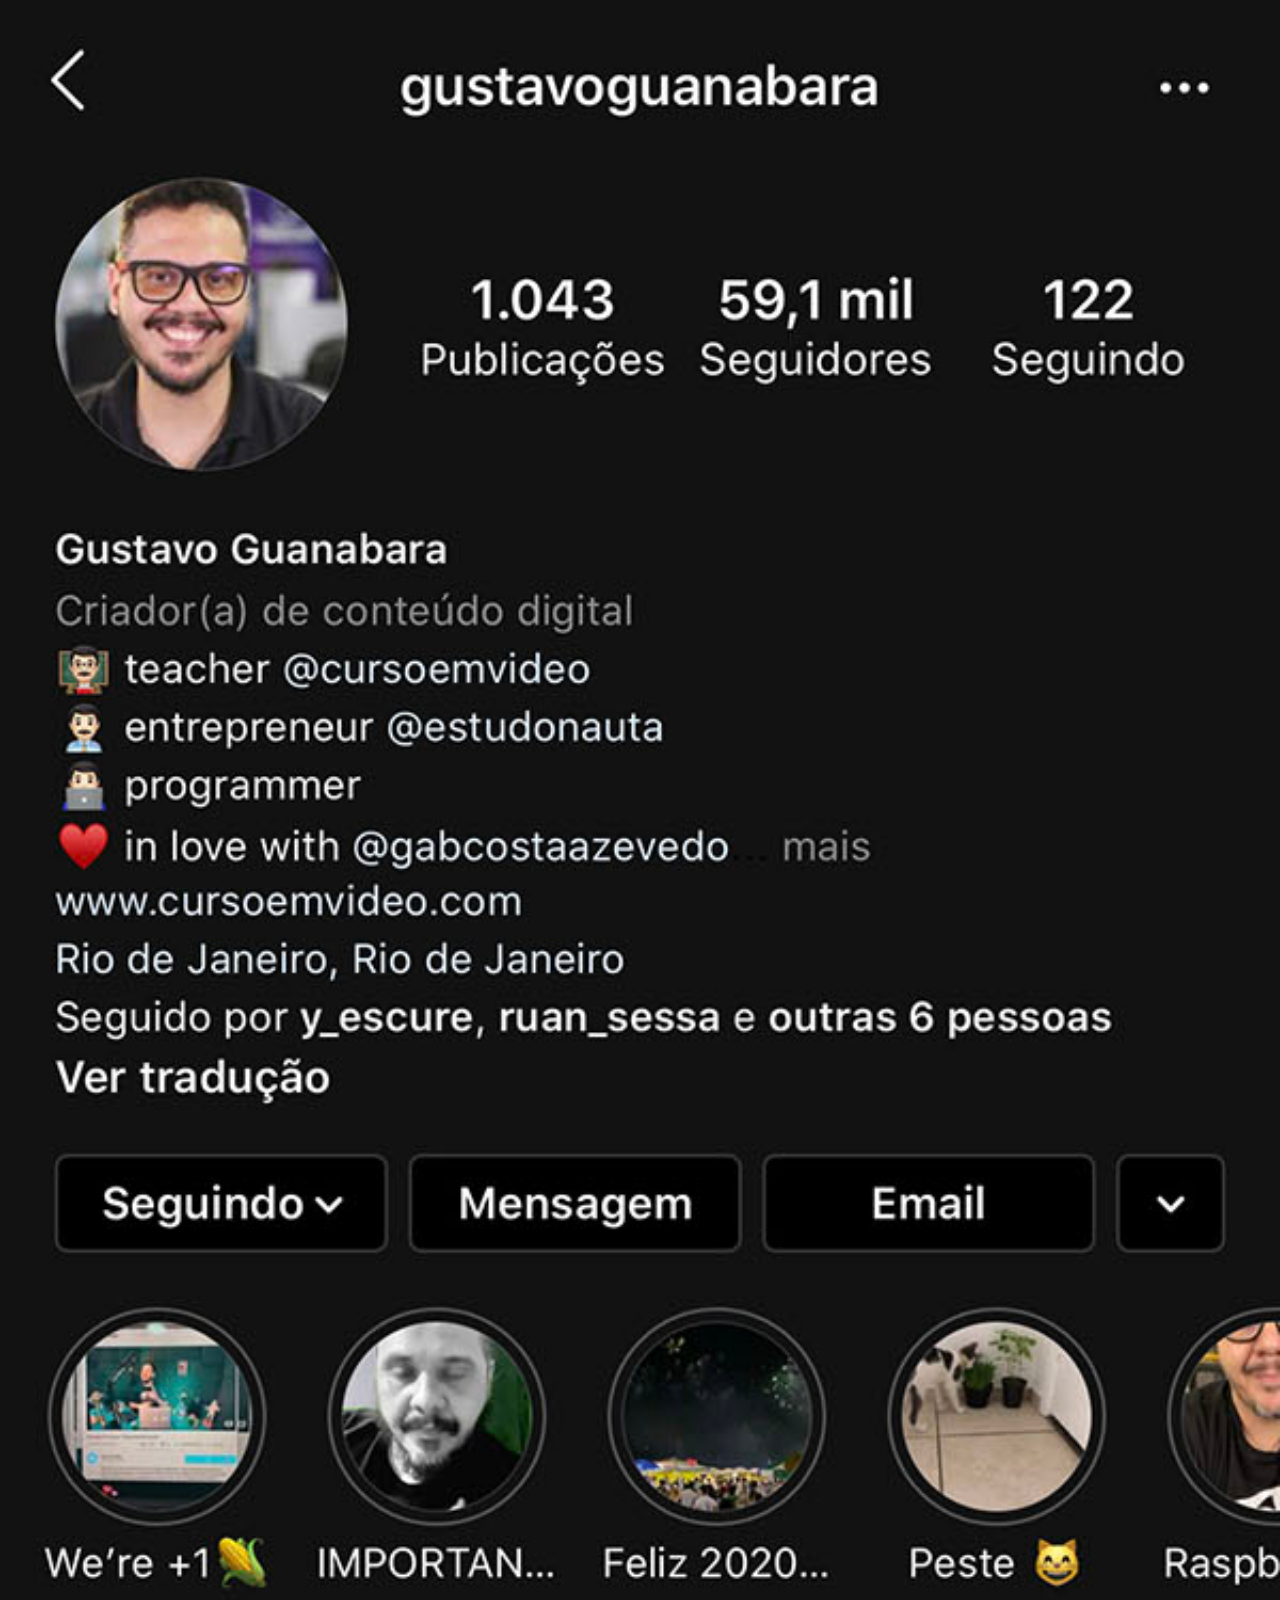
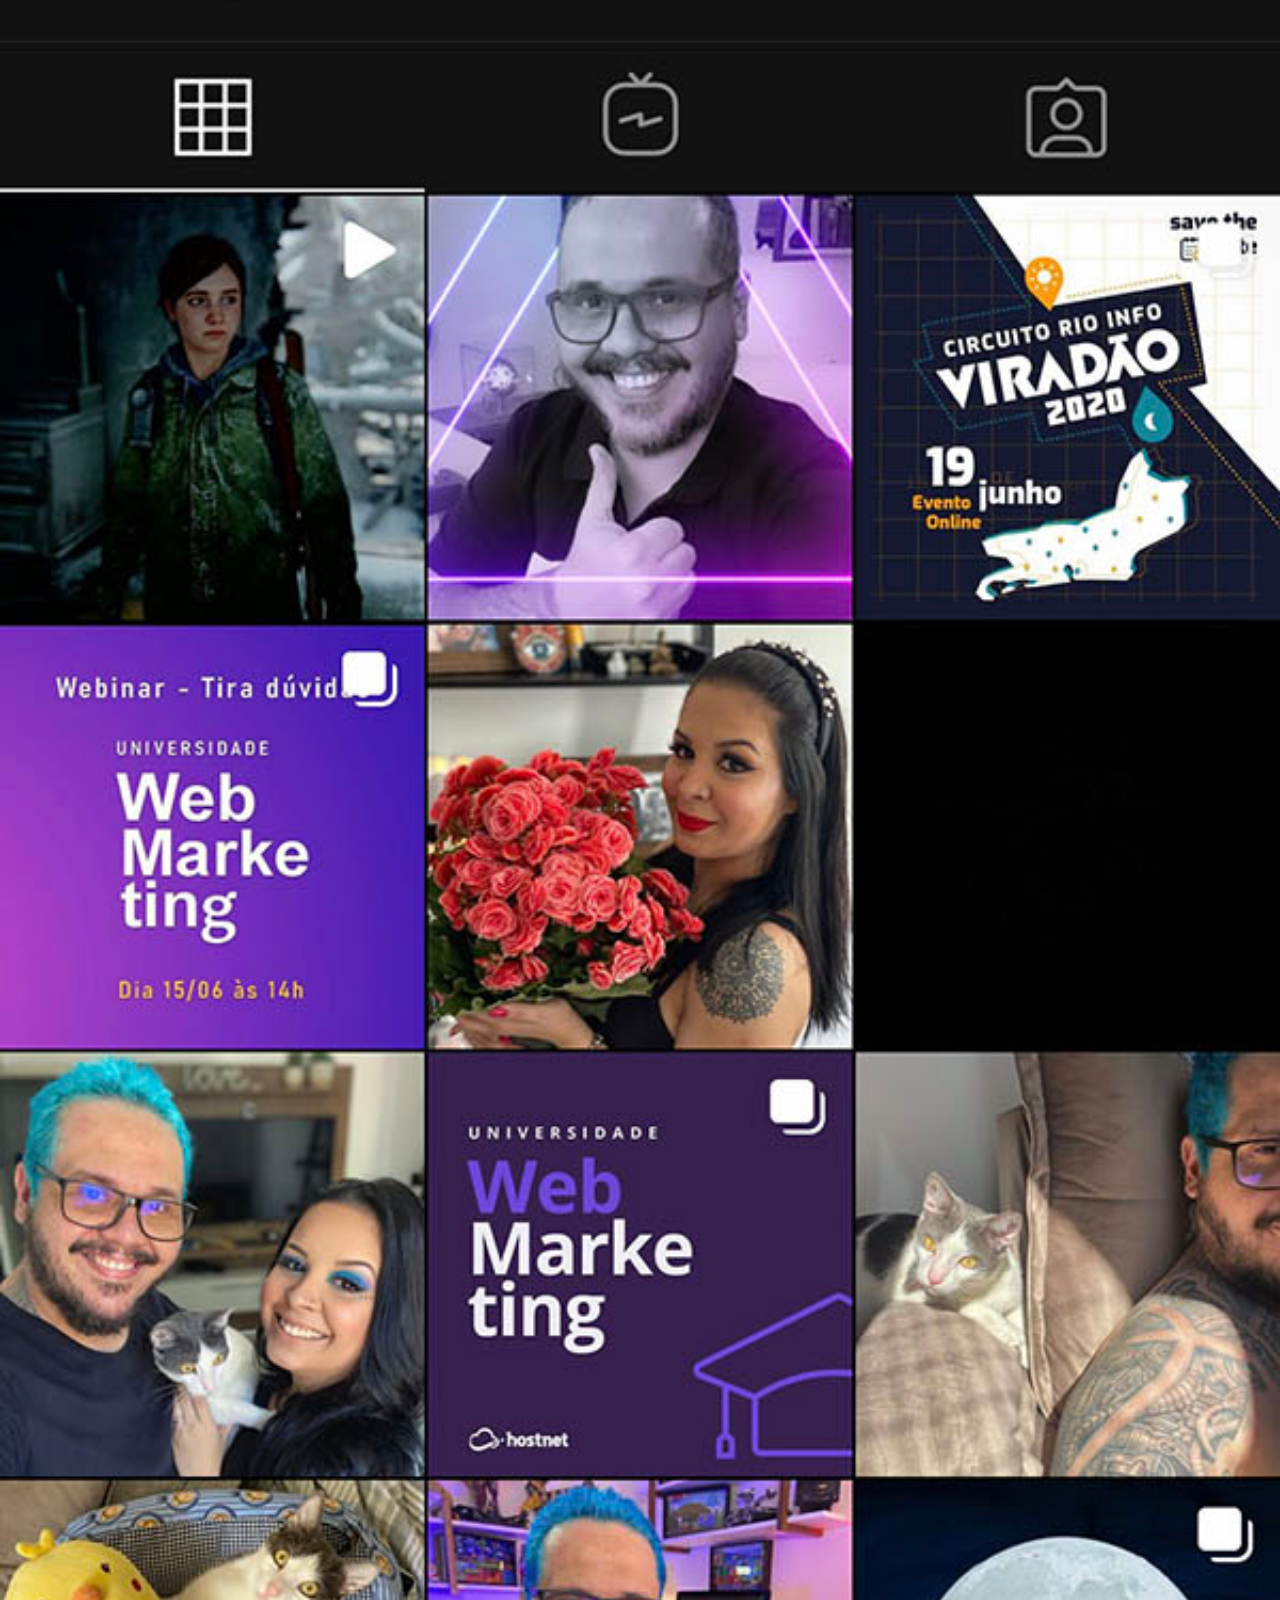
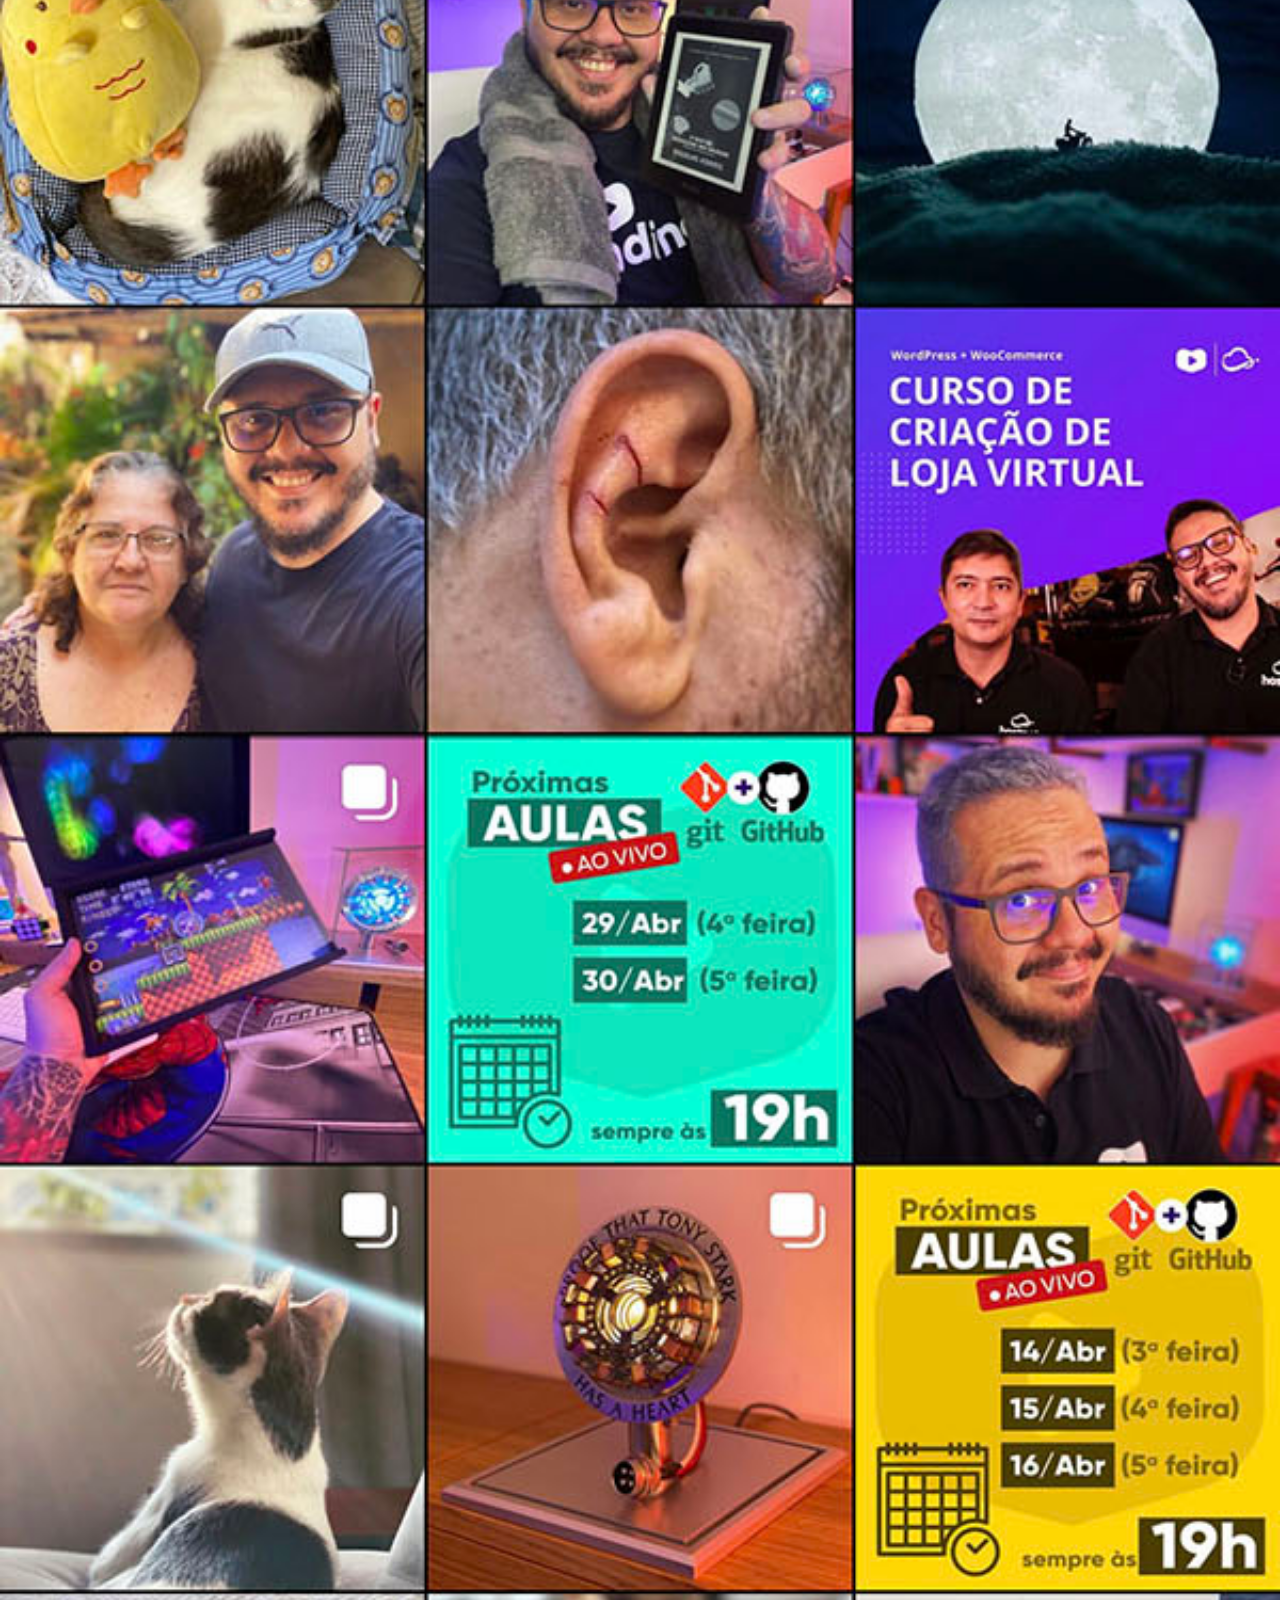
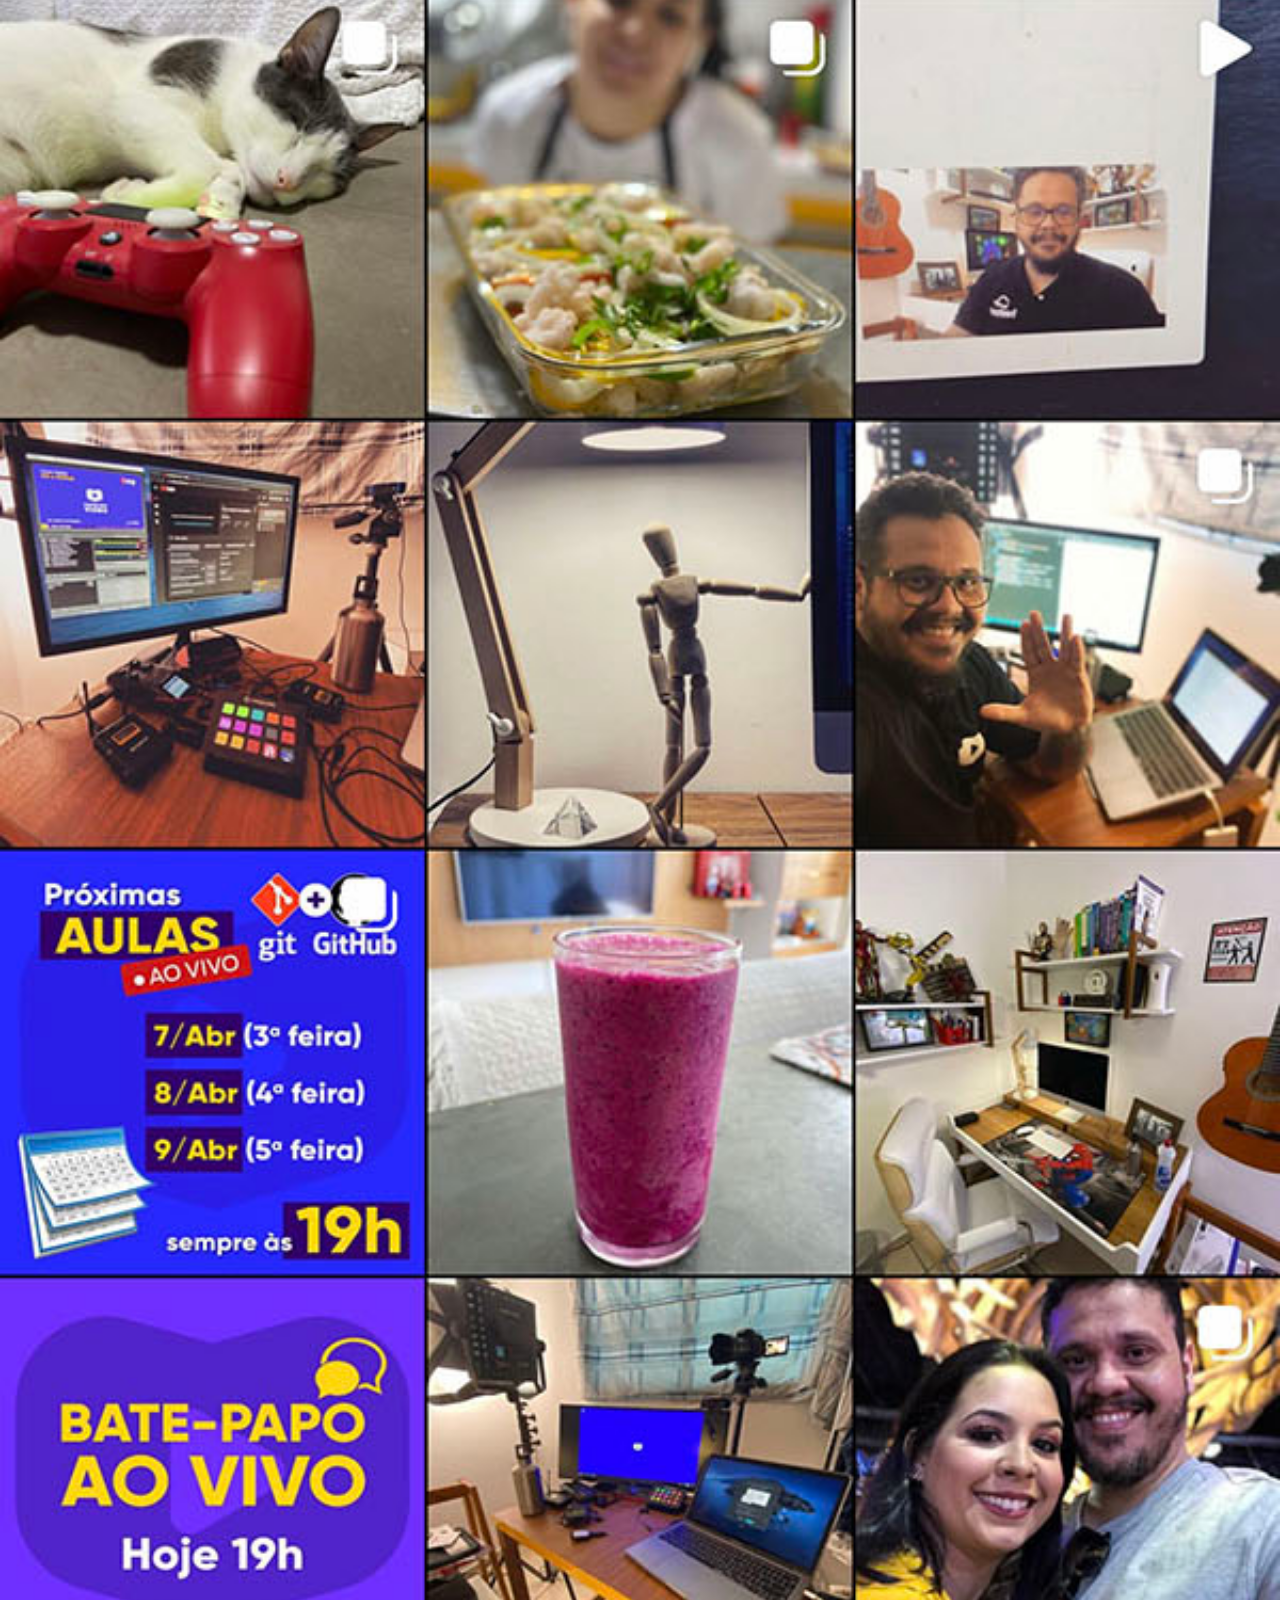
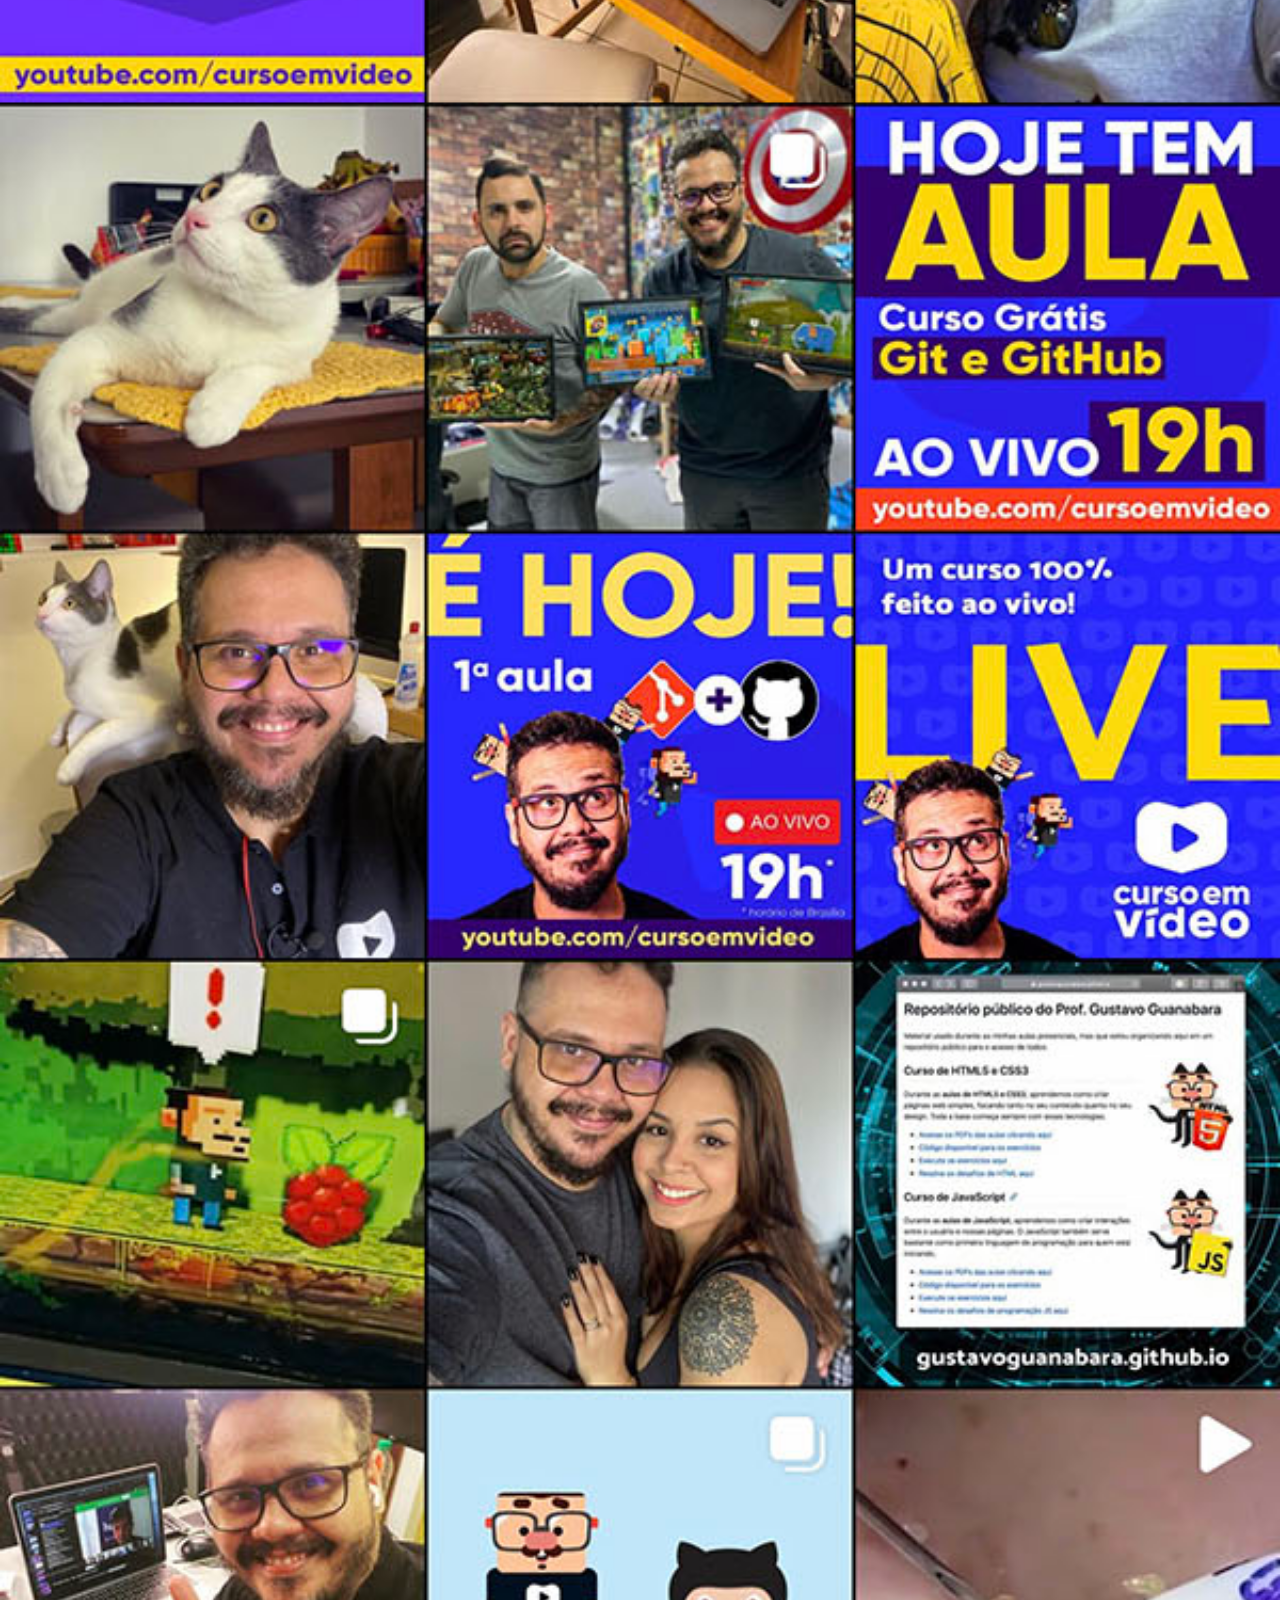
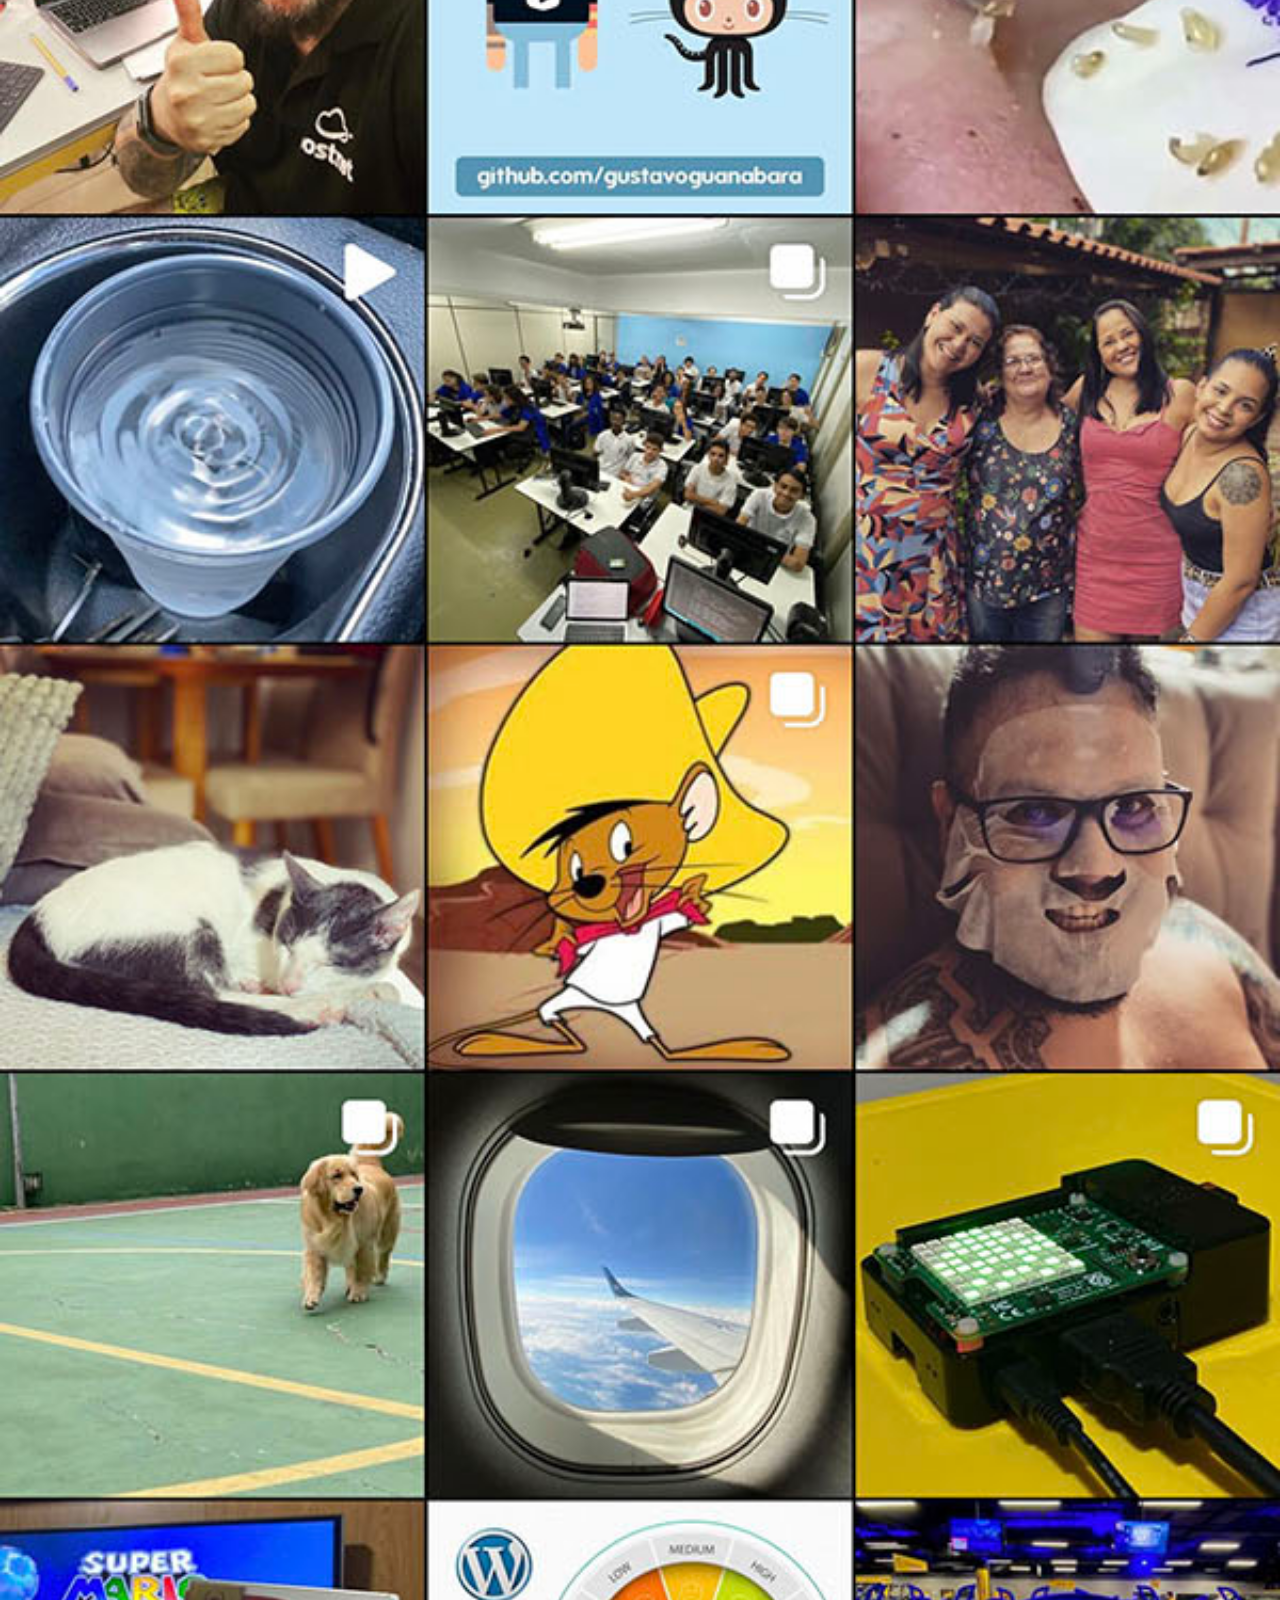
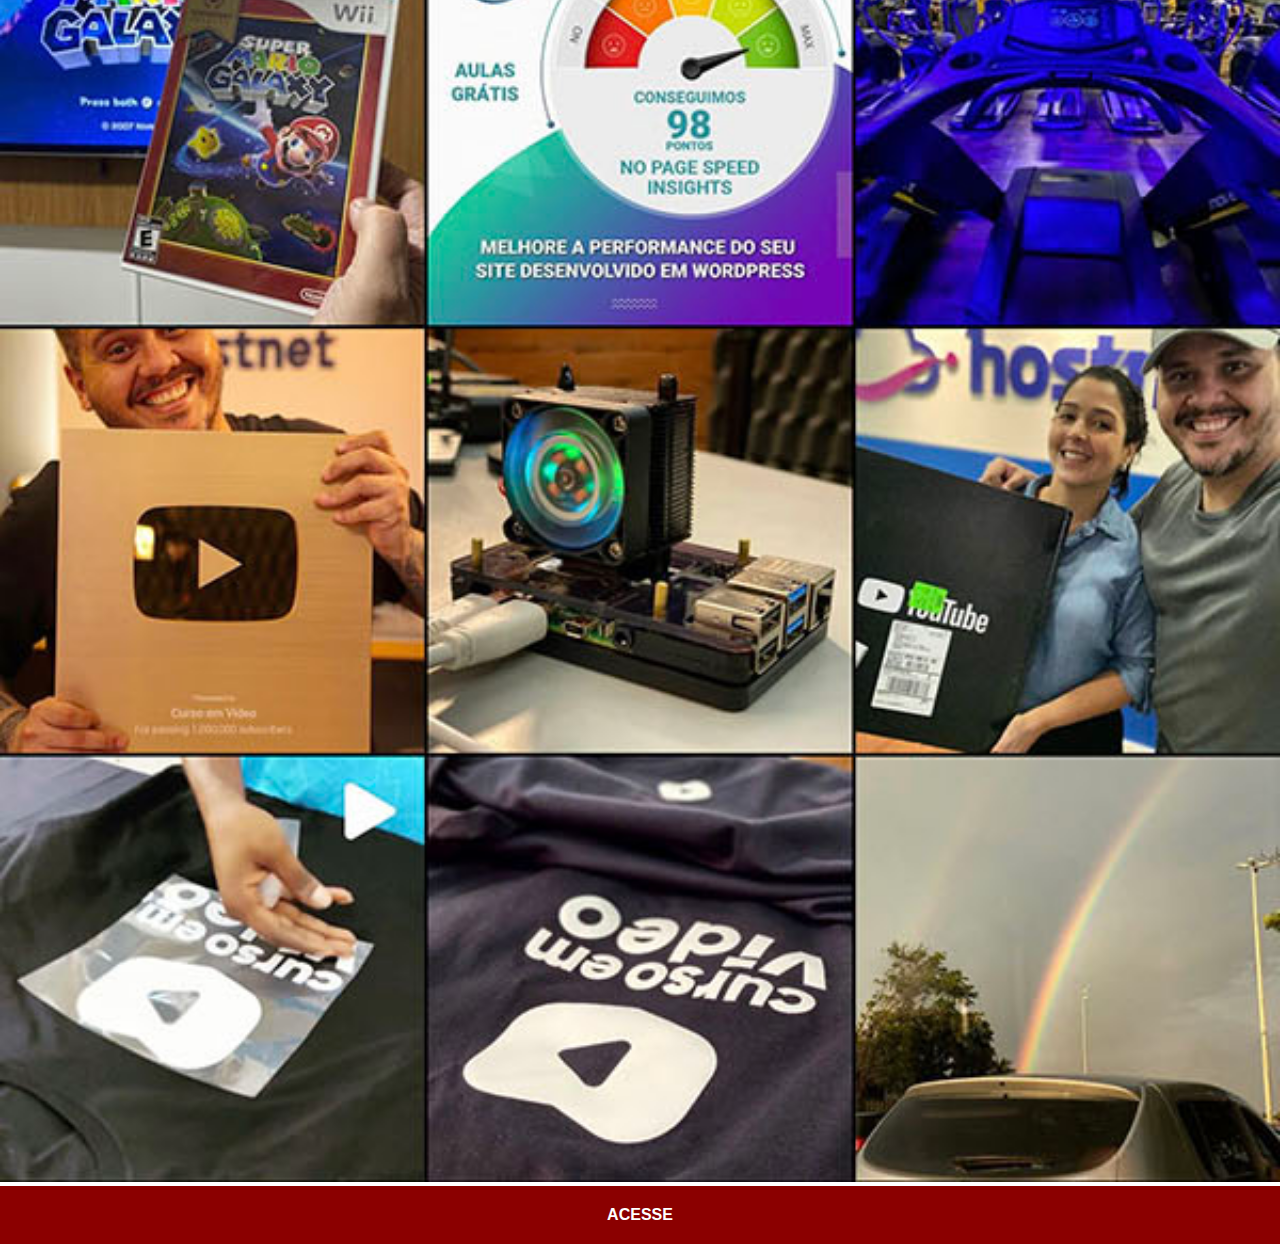
<file: instagram.html>
<!DOCTYPE html>
<html lang="pt-br">
<head>
    <meta charset="UTF-8">
    <meta http-equiv="X-UA-Compatible" content="IE=edge">
    <meta name="viewport" content="width=device-width, initial-scale=1.0">
    <title>INSTAGRAM</title>
    <link rel="stylesheet" href="estilos/social.css">
</head>
<body>
    <img src="imagens/tela-instagram.jpg" alt="instagram"><a href="https://www.instagram.com/gustavoguanabara/" target="_blank">ACESSE</a>
</body>
</html>
</file>
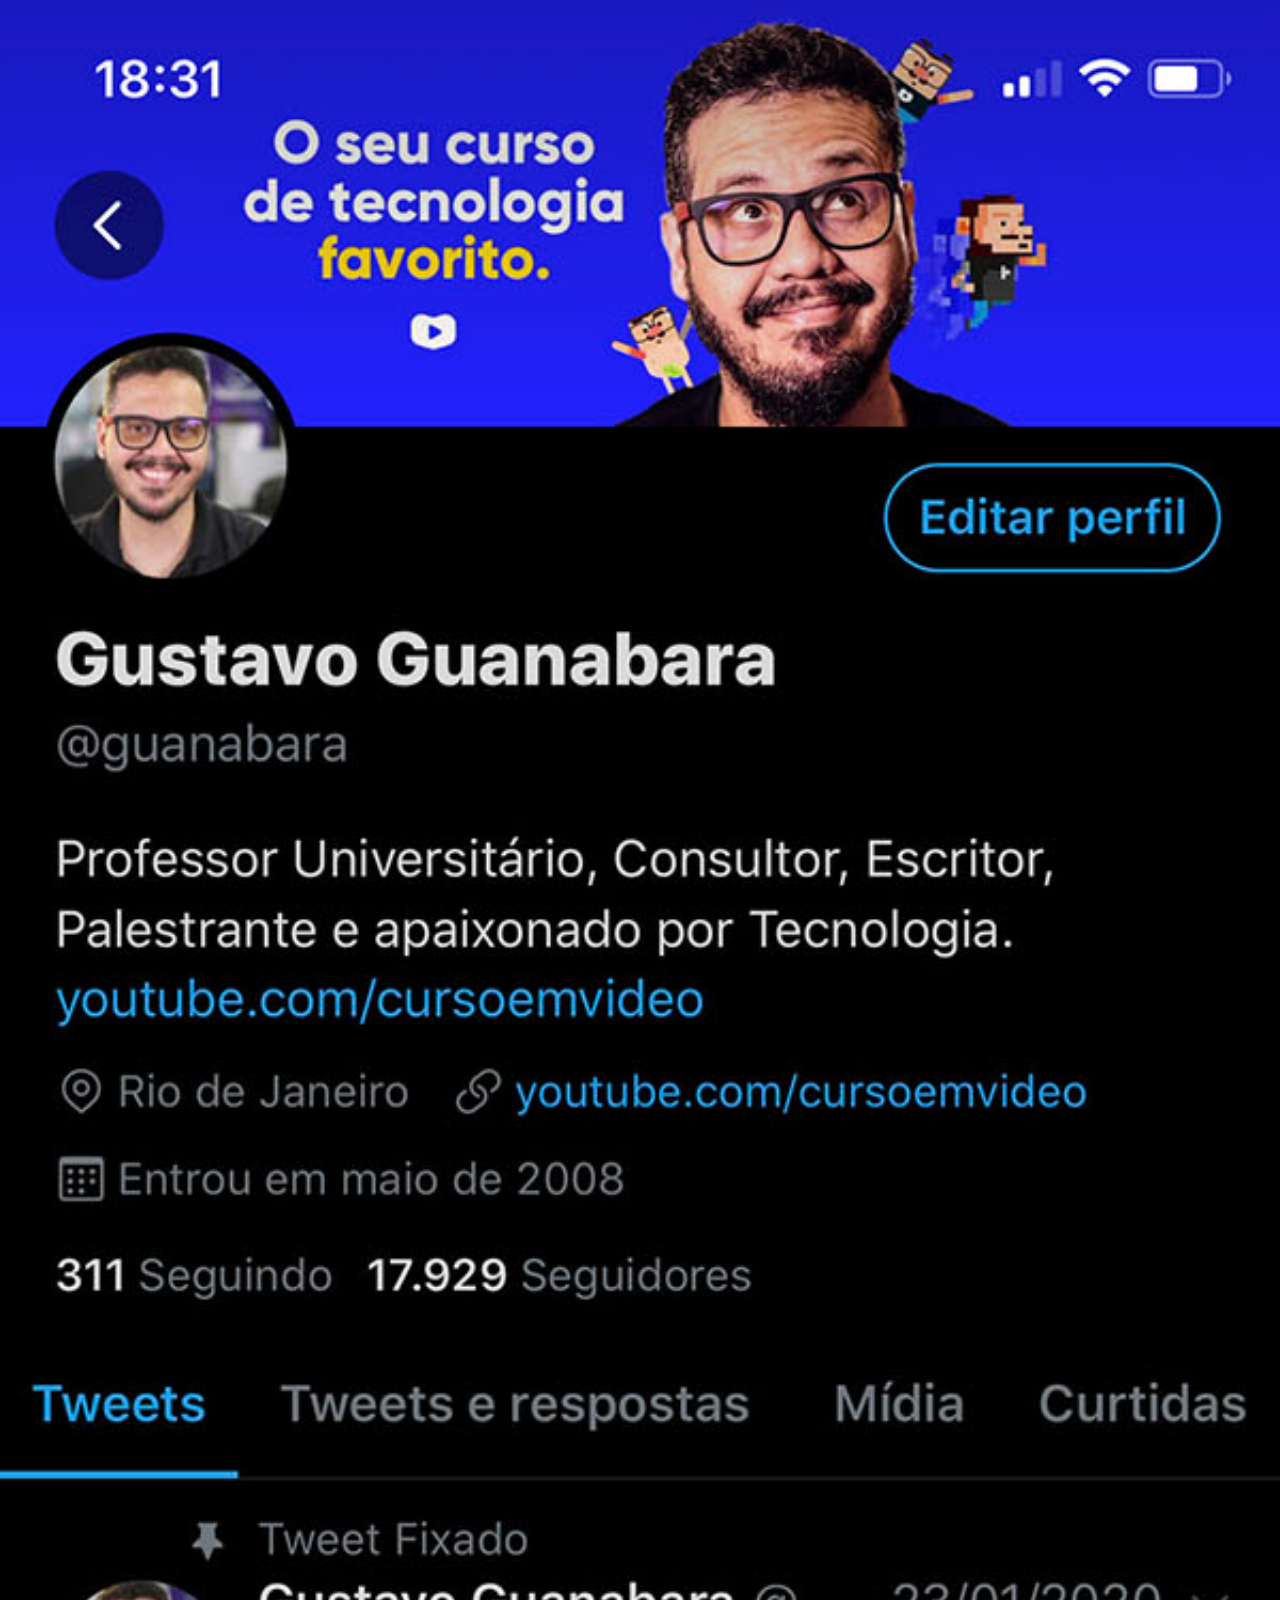
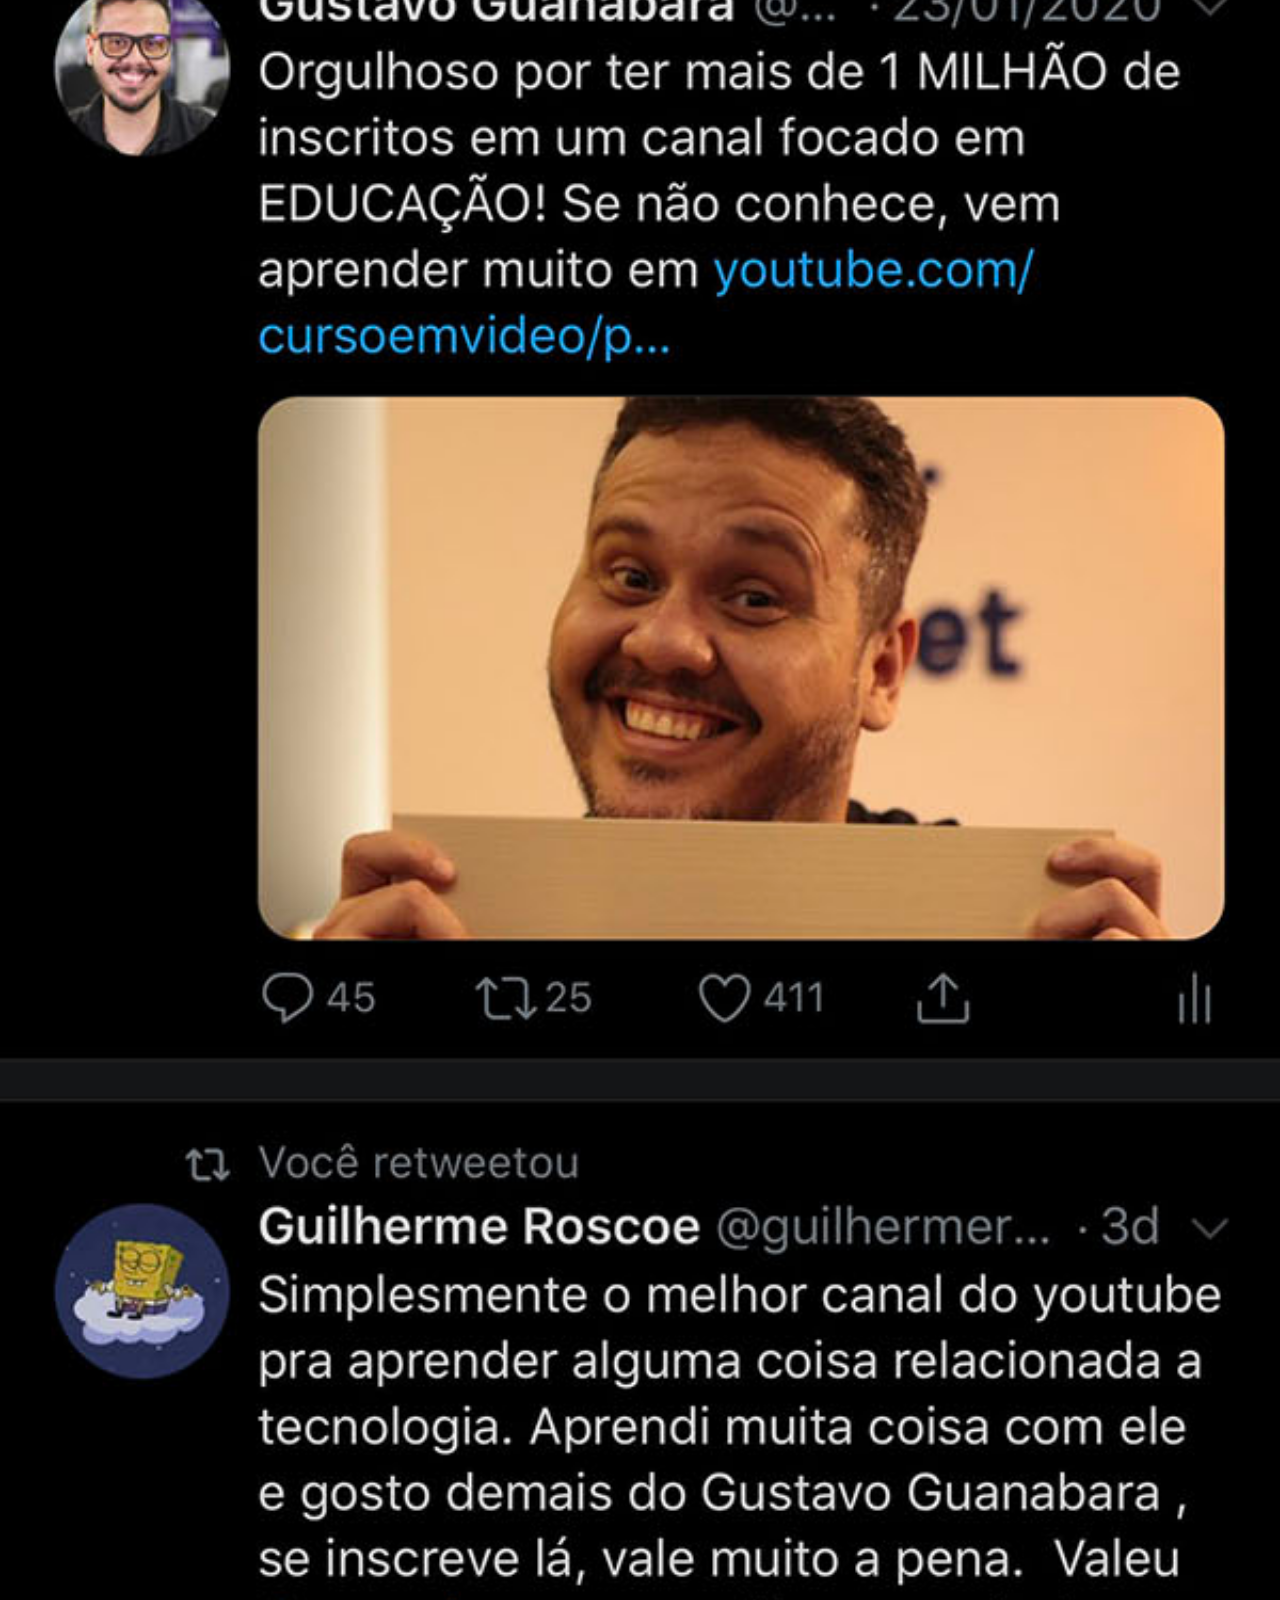
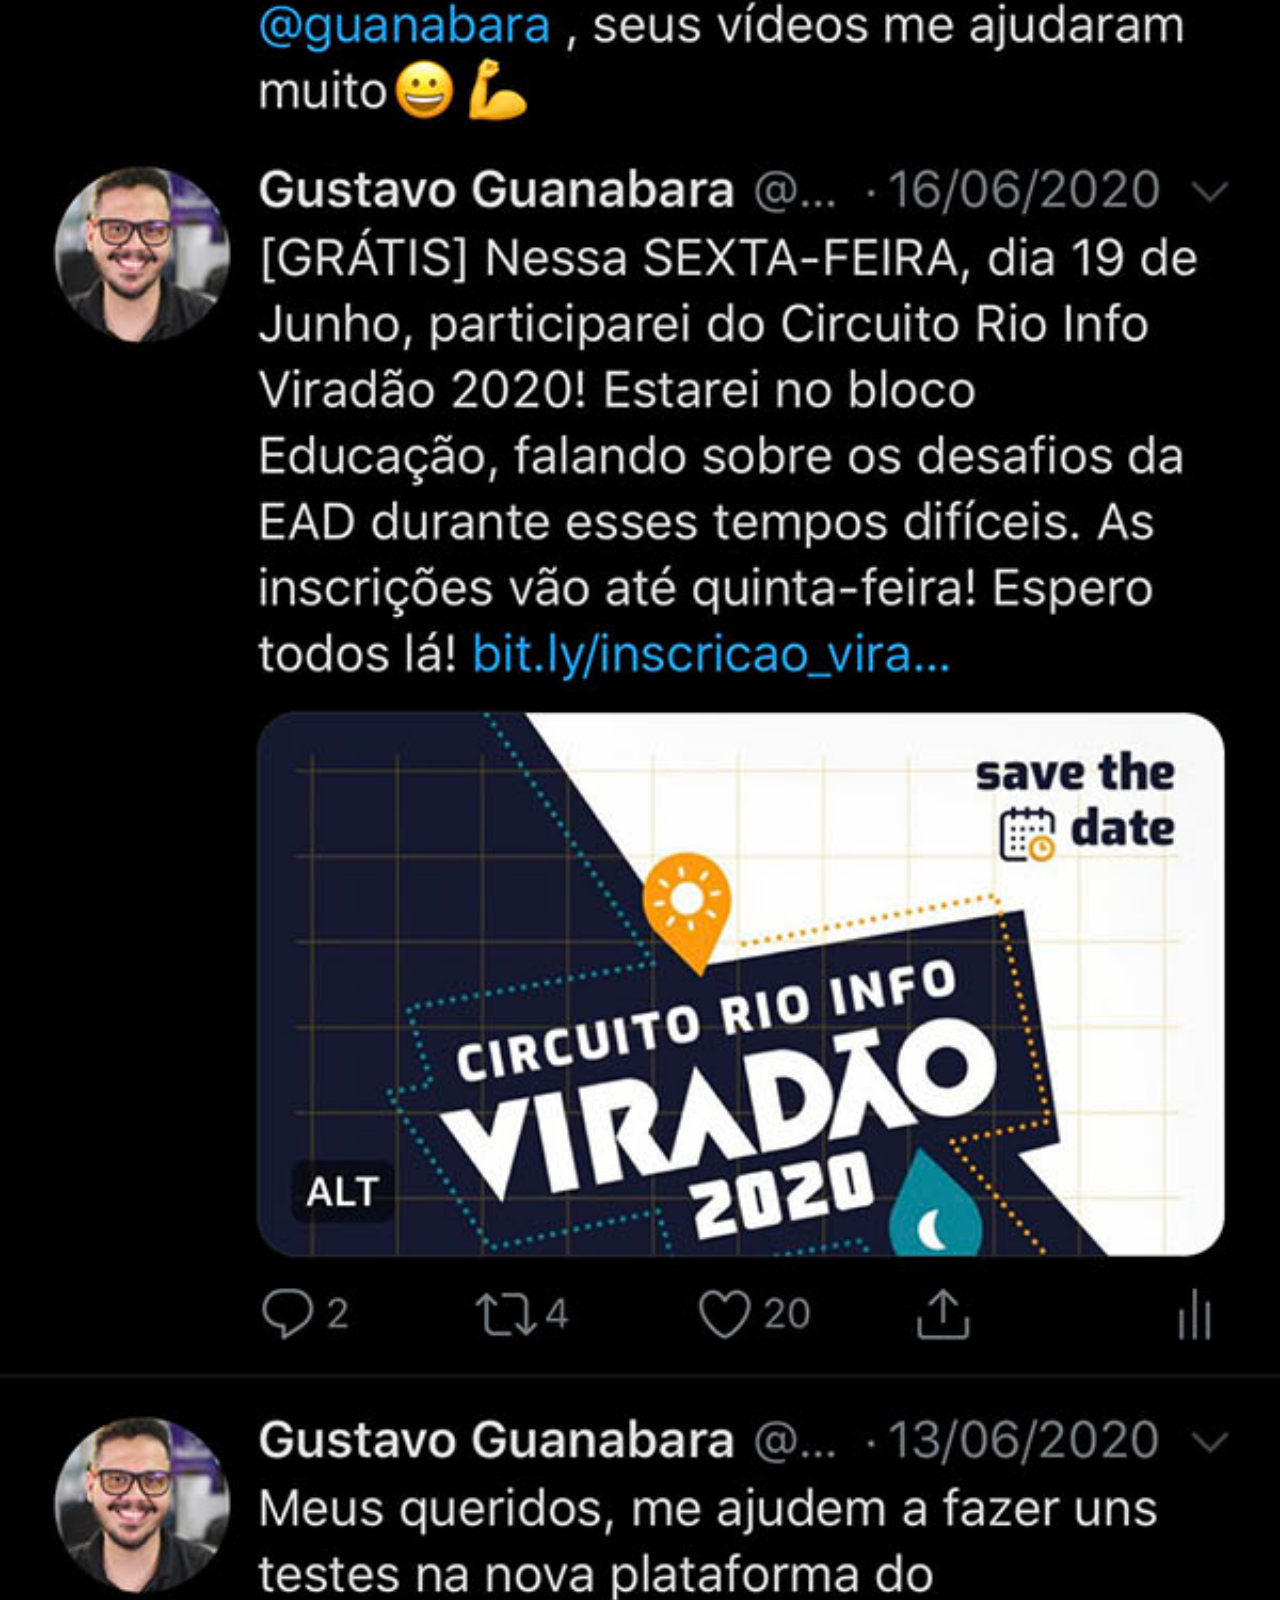
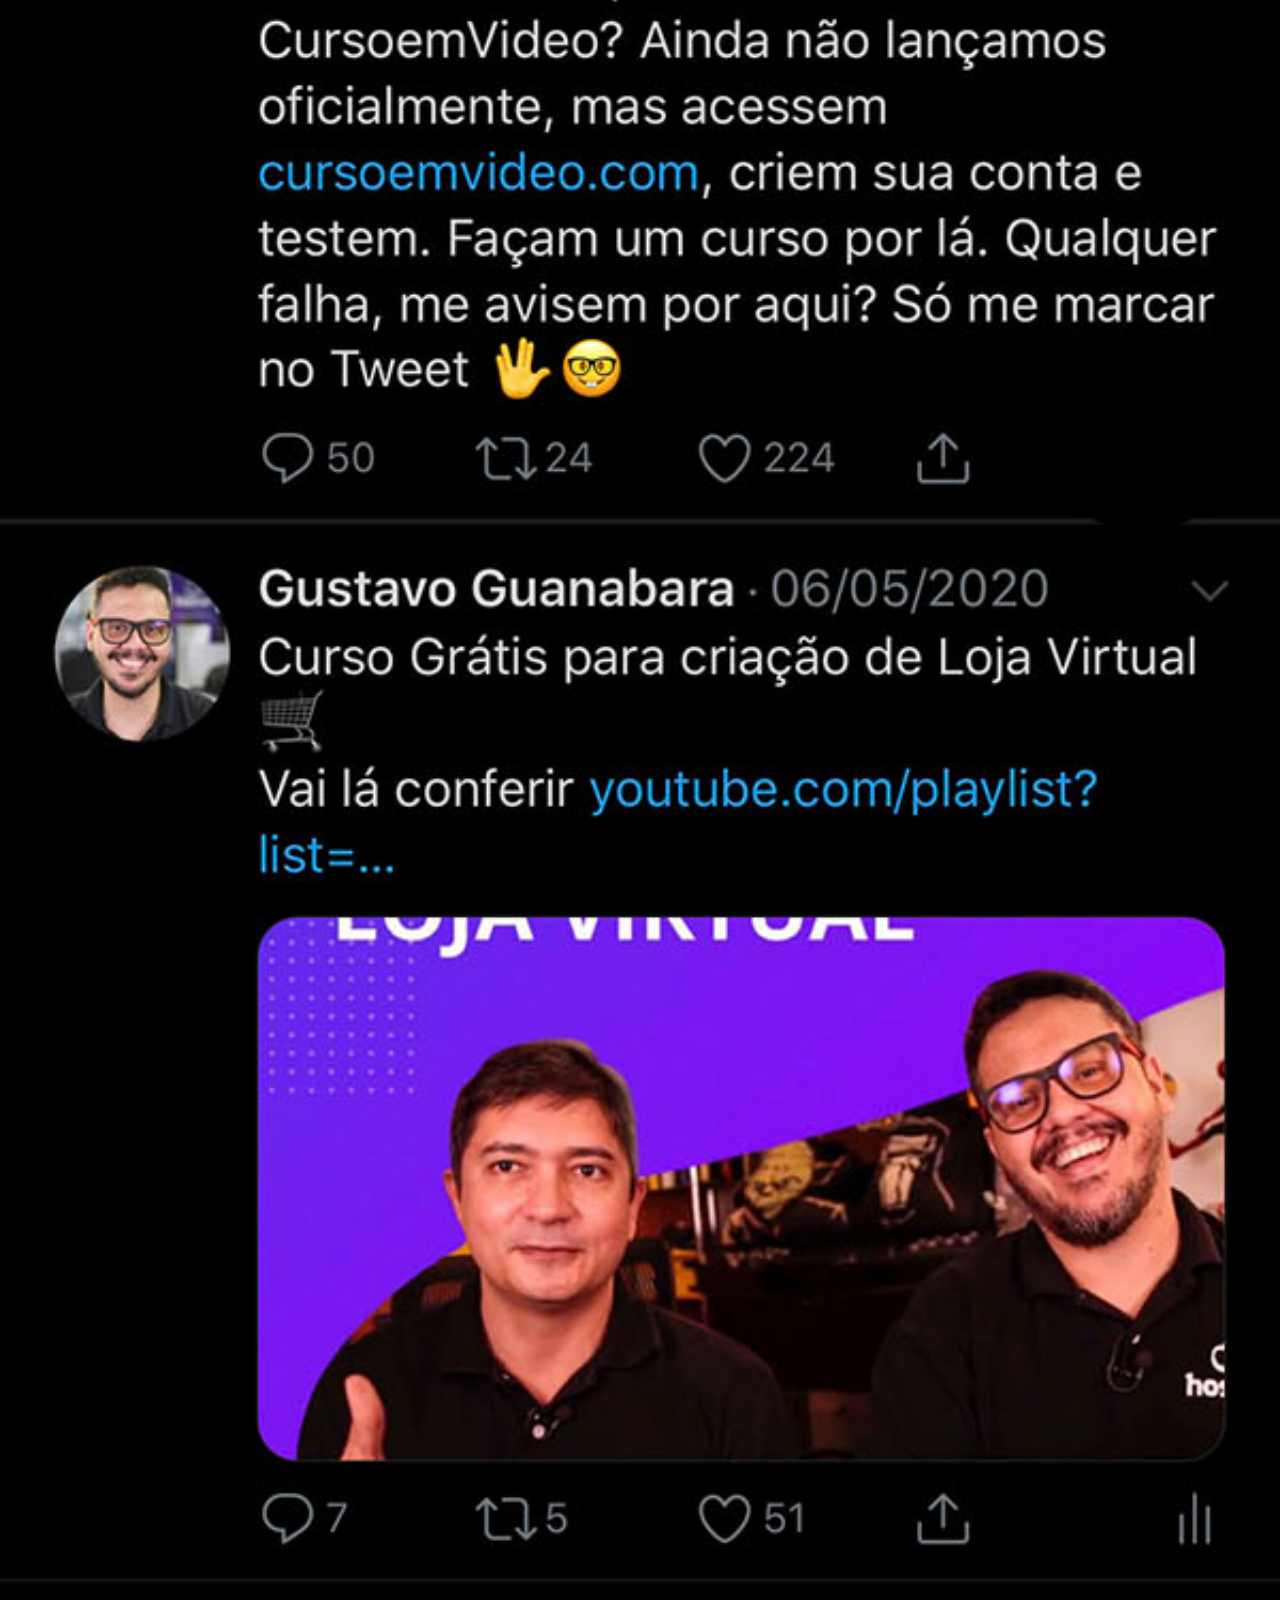
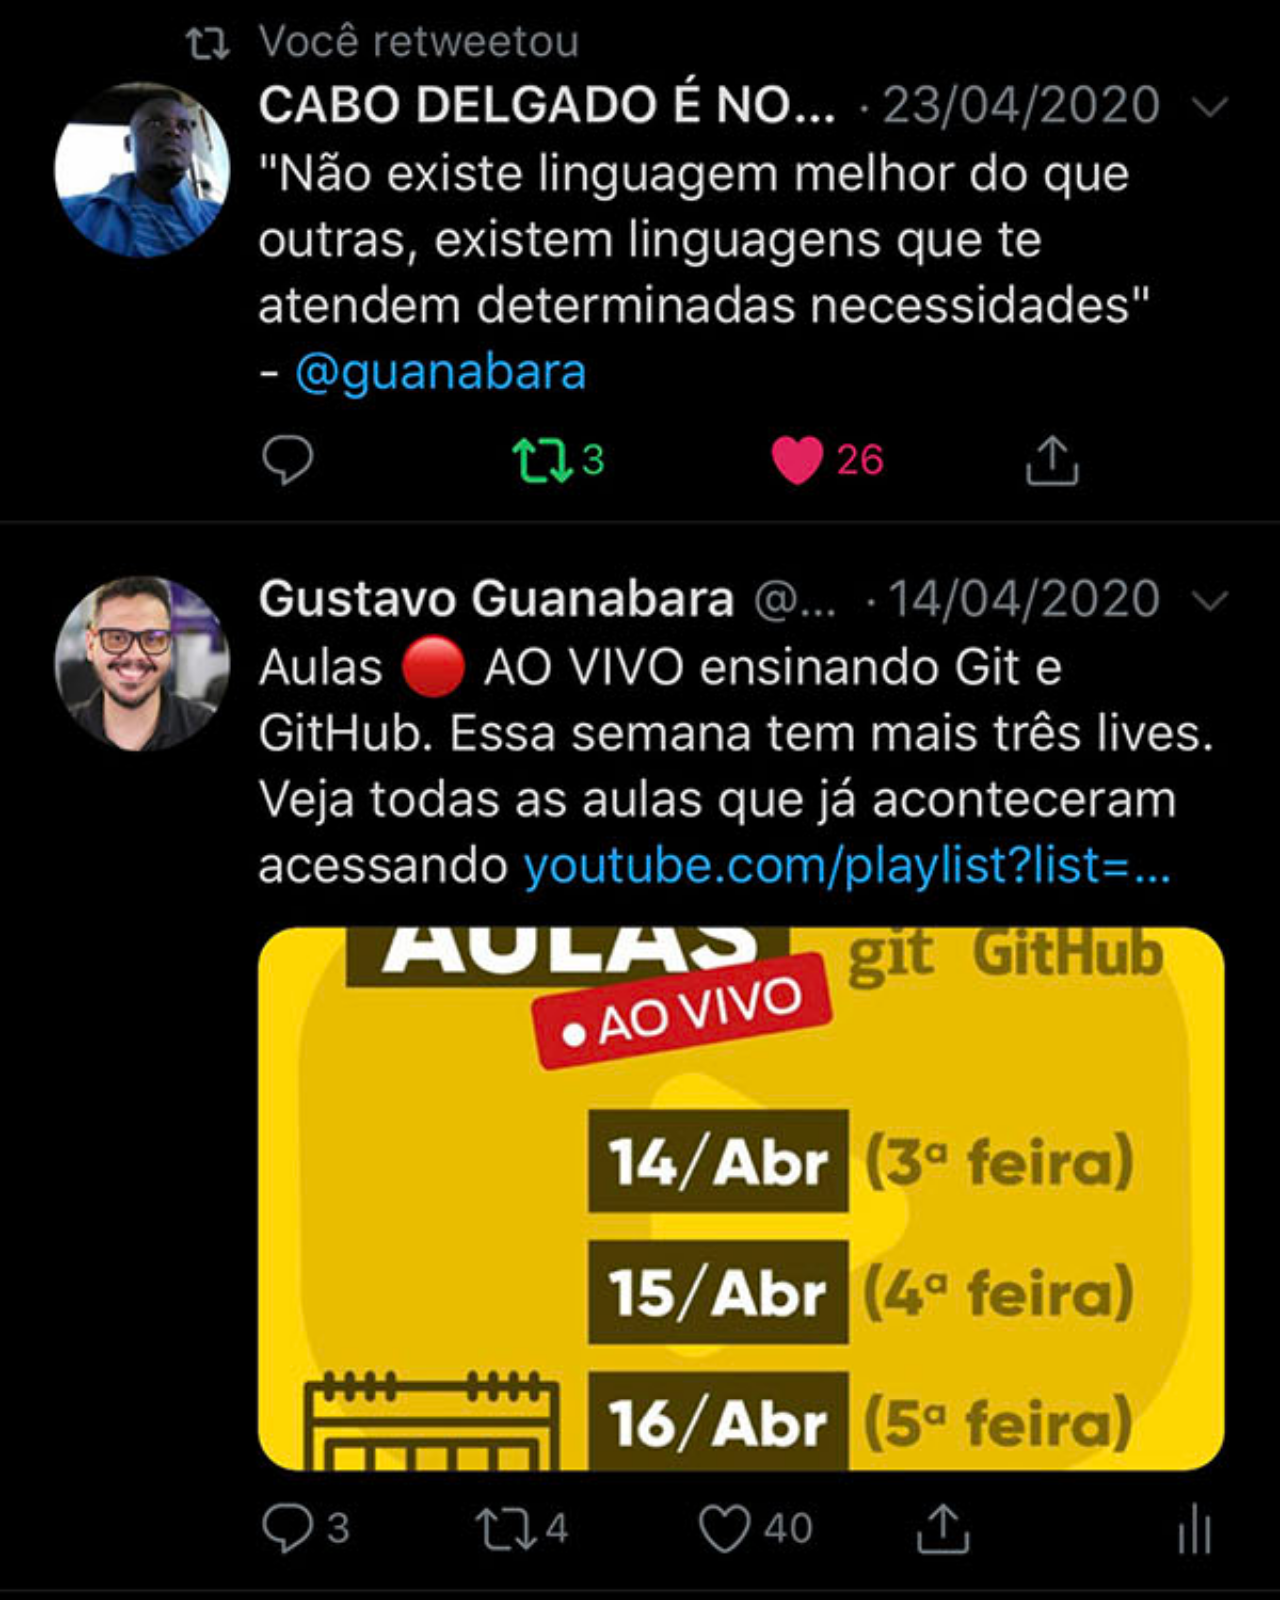
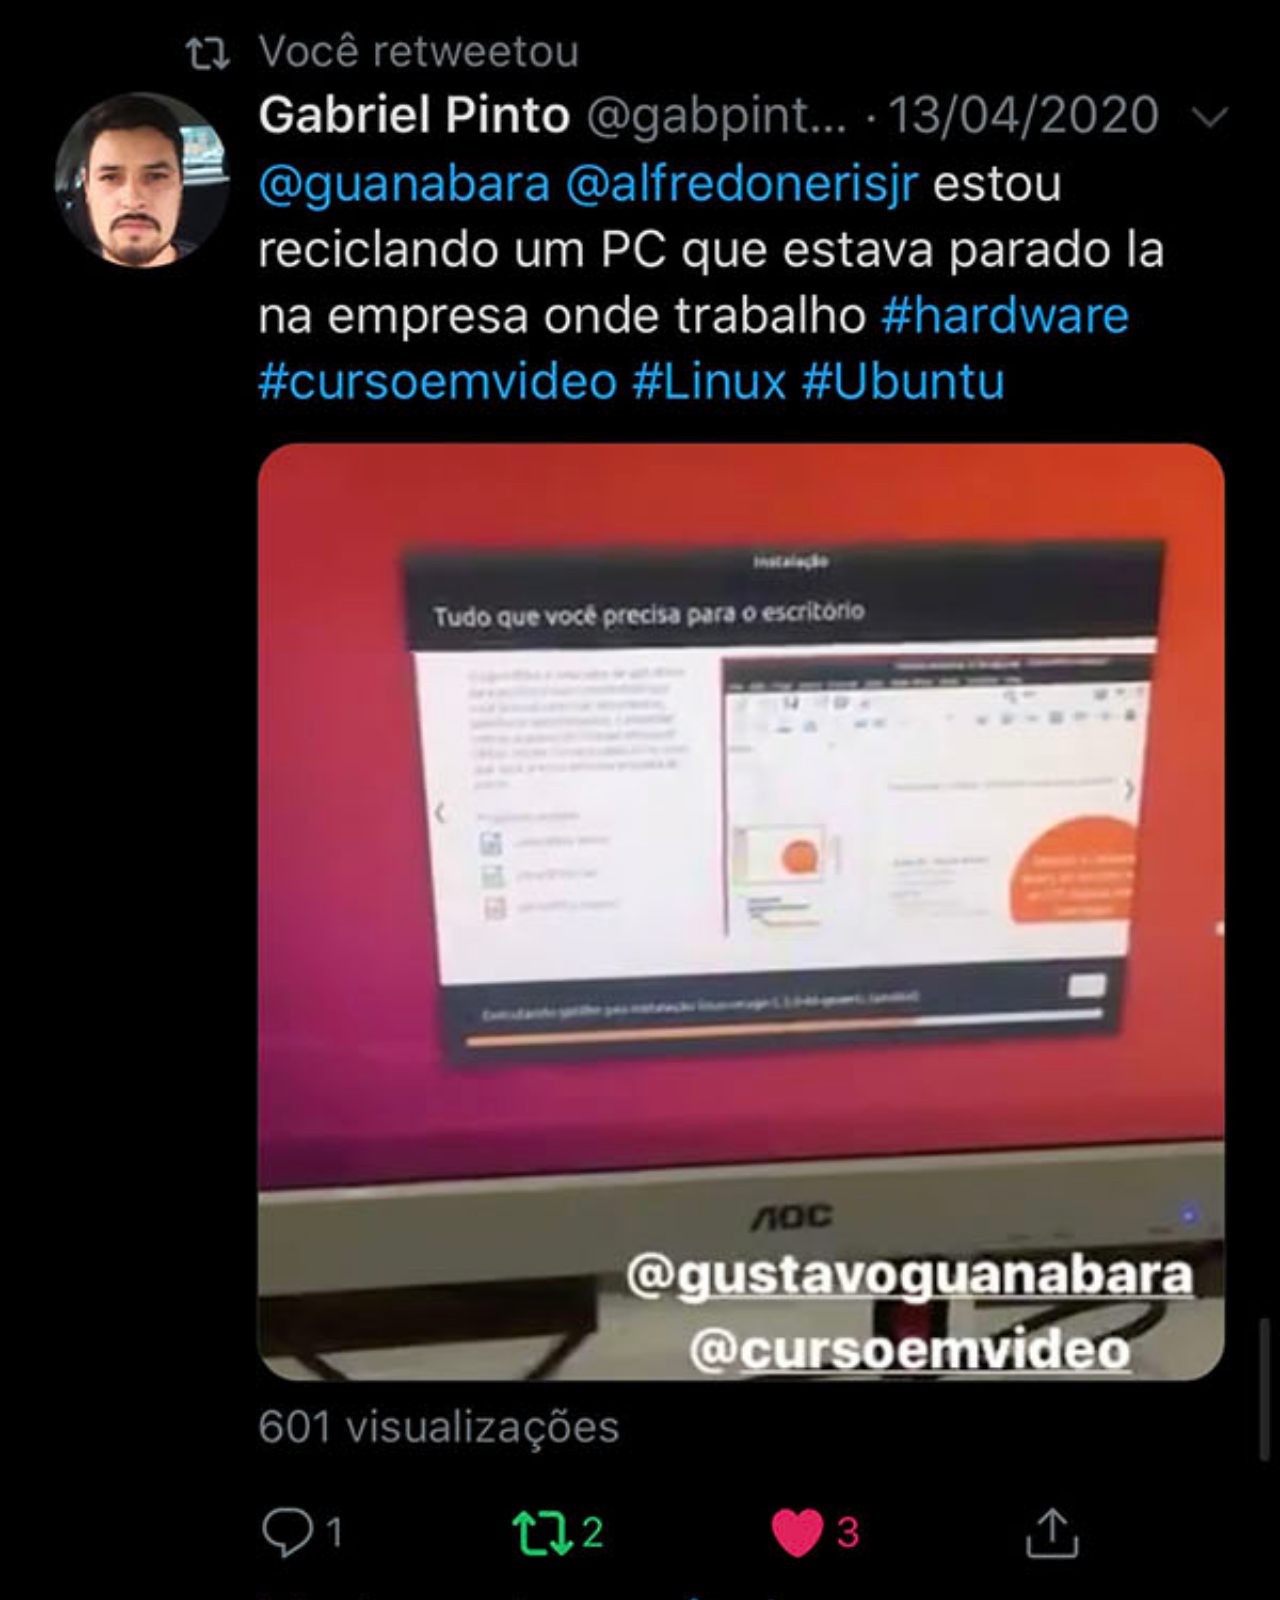
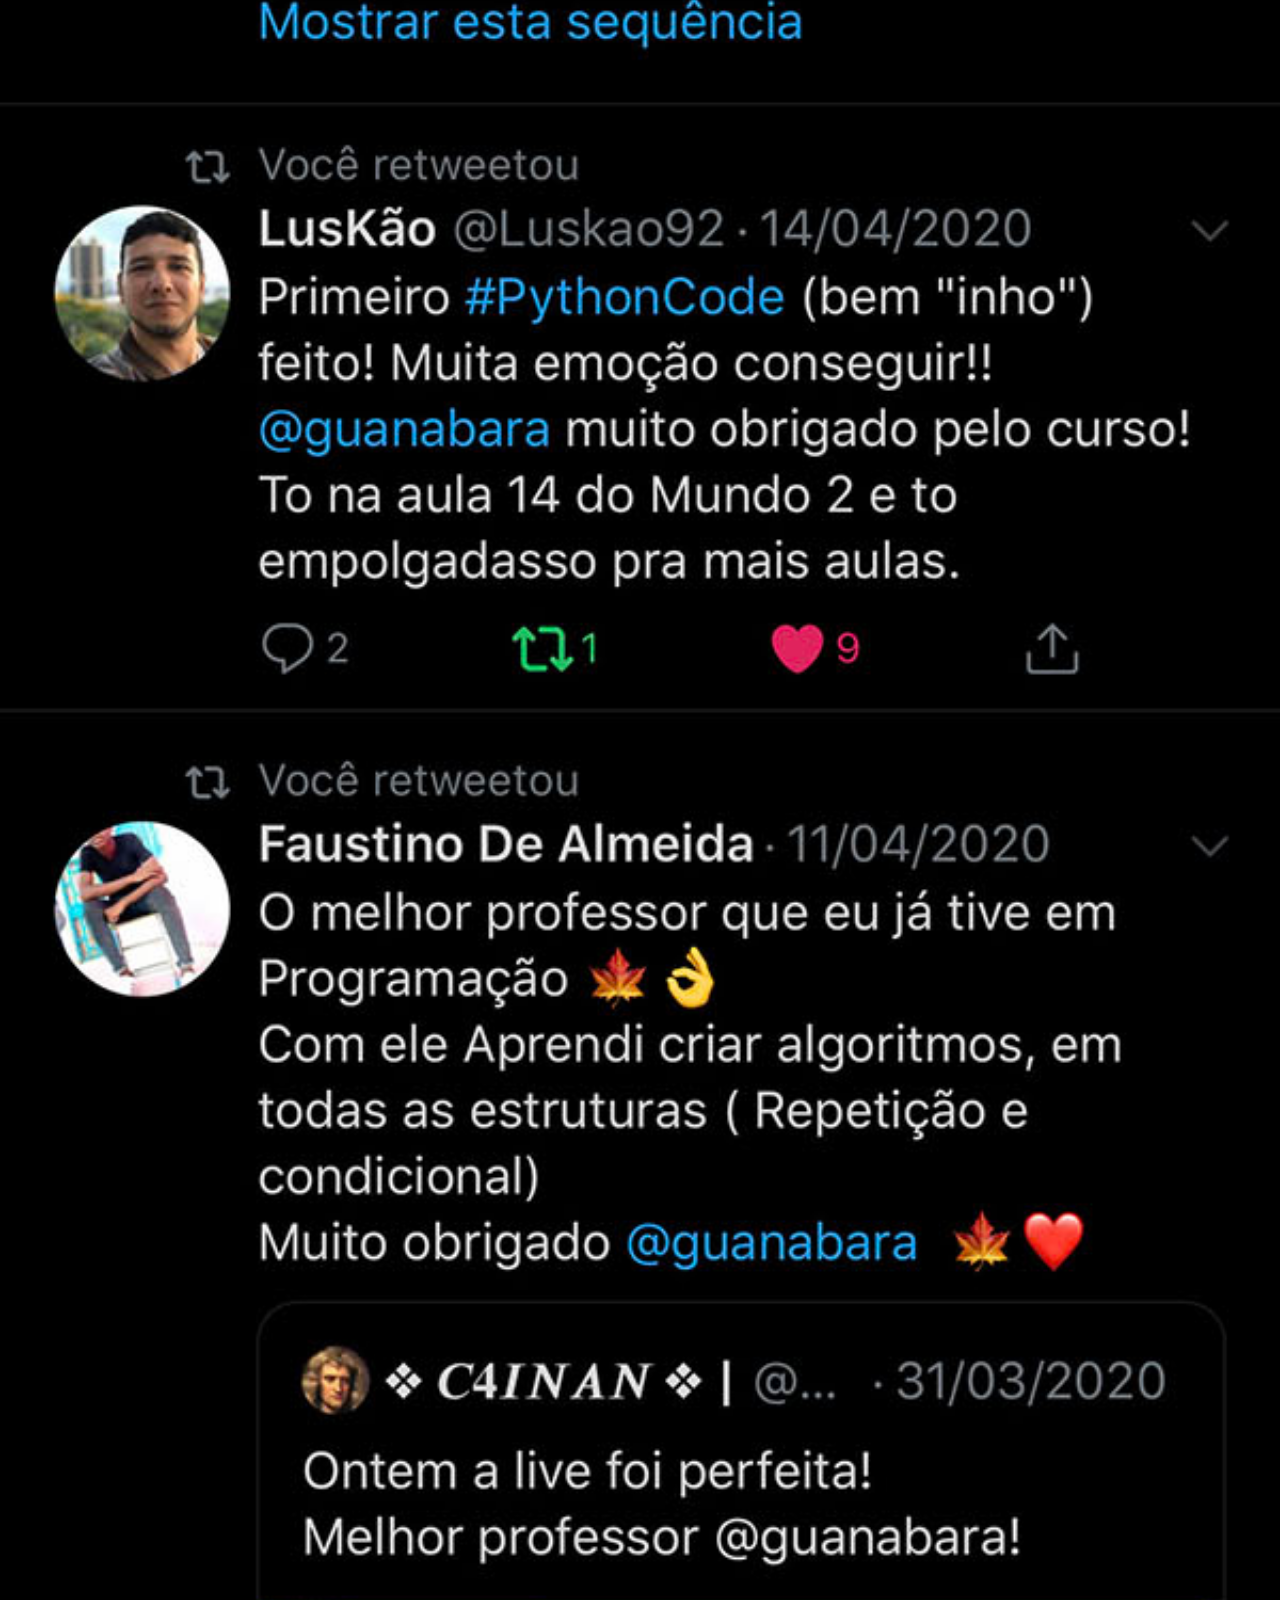
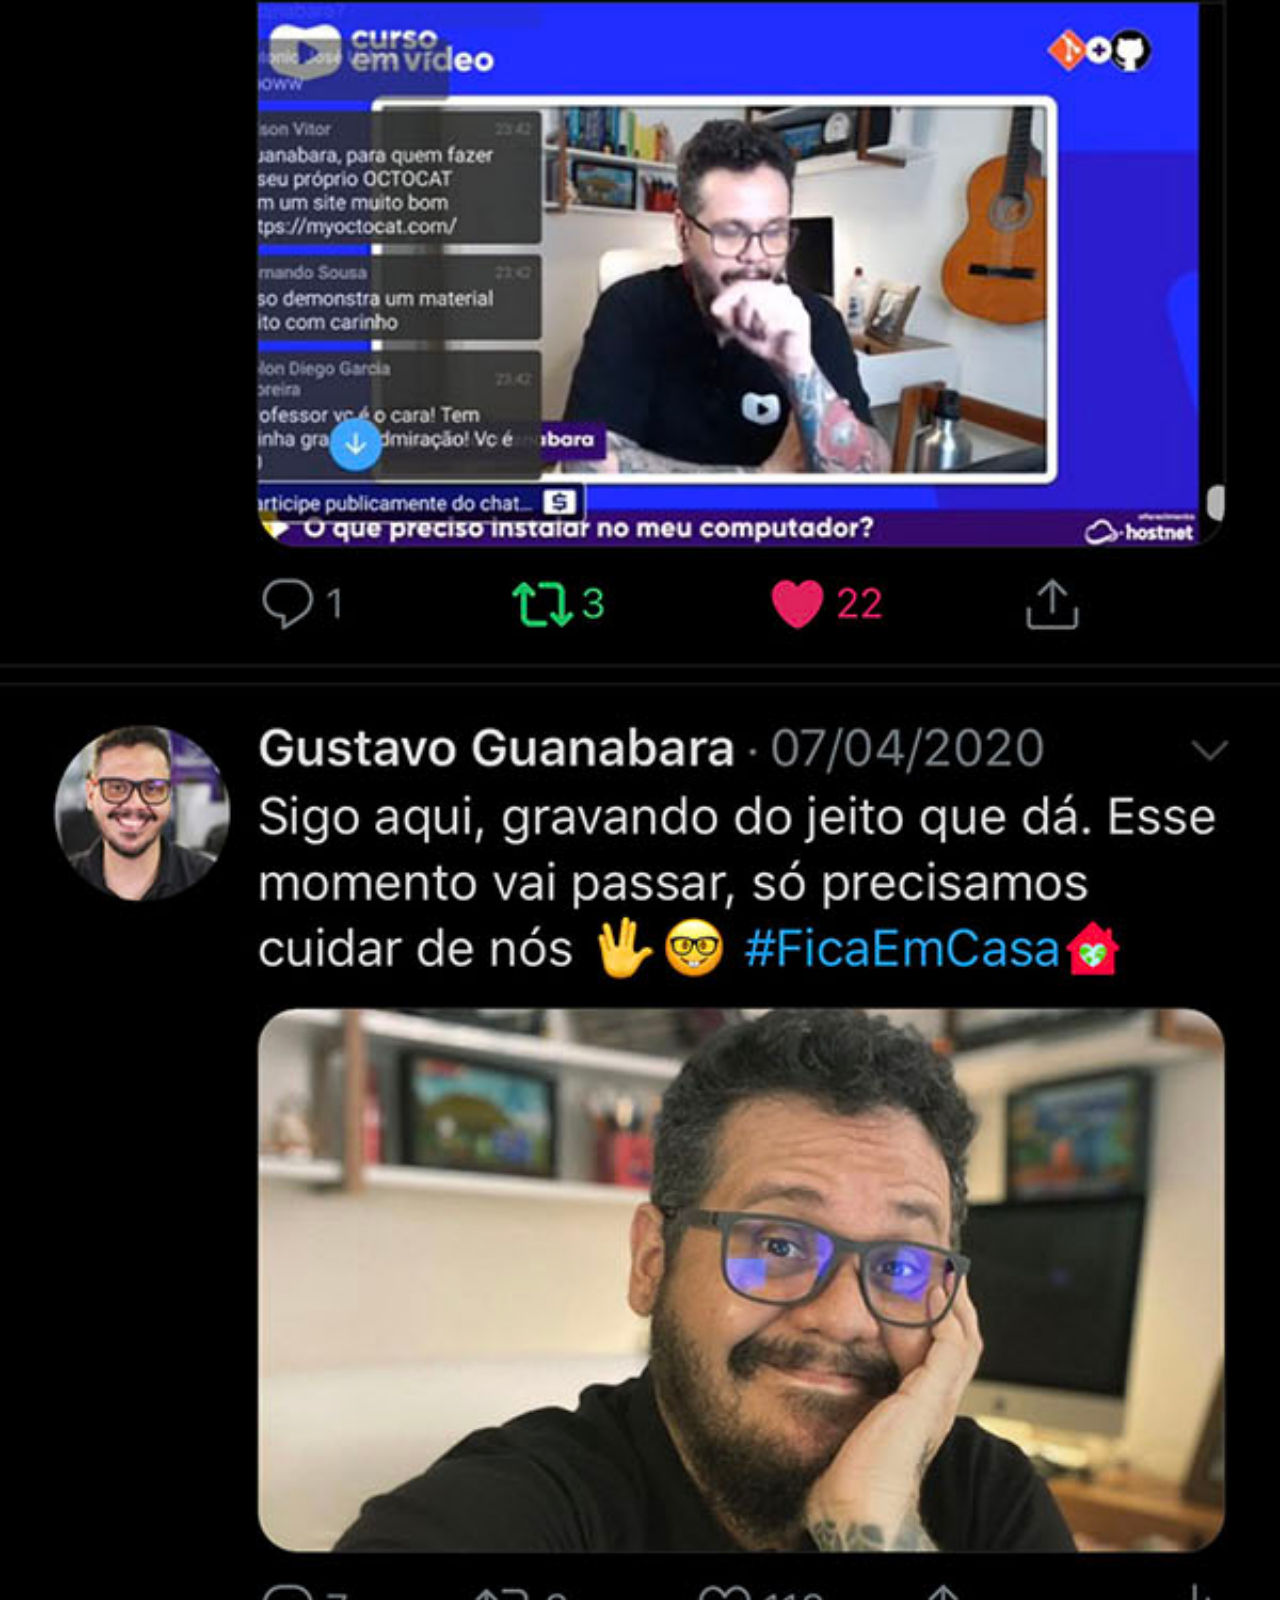
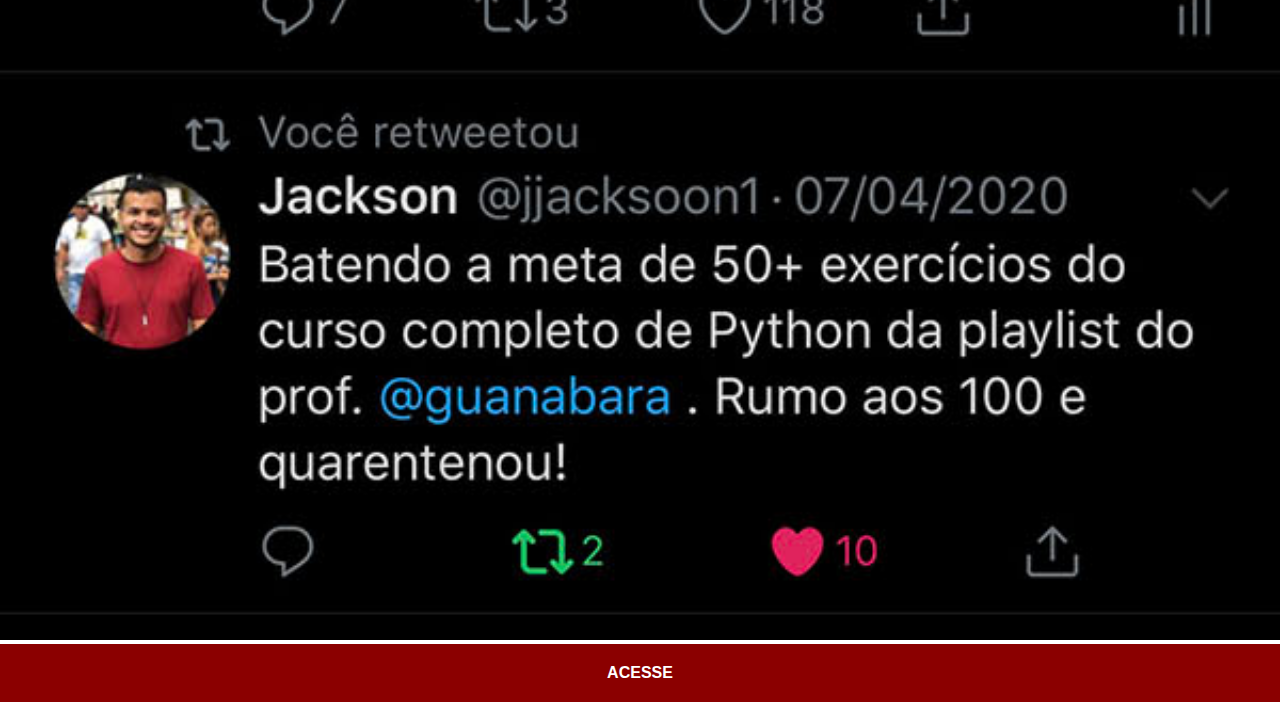
<file: twitter.html>
<!DOCTYPE html>
<html lang="pt-br">
<head>
    <meta charset="UTF-8">
    <meta http-equiv="X-UA-Compatible" content="IE=edge">
    <meta name="viewport" content="width=device-width, initial-scale=1.0">
    <title>TWITTER</title>
    <link rel="stylesheet" href="estilos/social.css">
</head>
<body>
    <img src="imagens/tela-twitter.jpg" alt="twitter"><a href="https://twitter.com/guanabara" target="_blank">ACESSE</a>
</body>
</html>
</file>
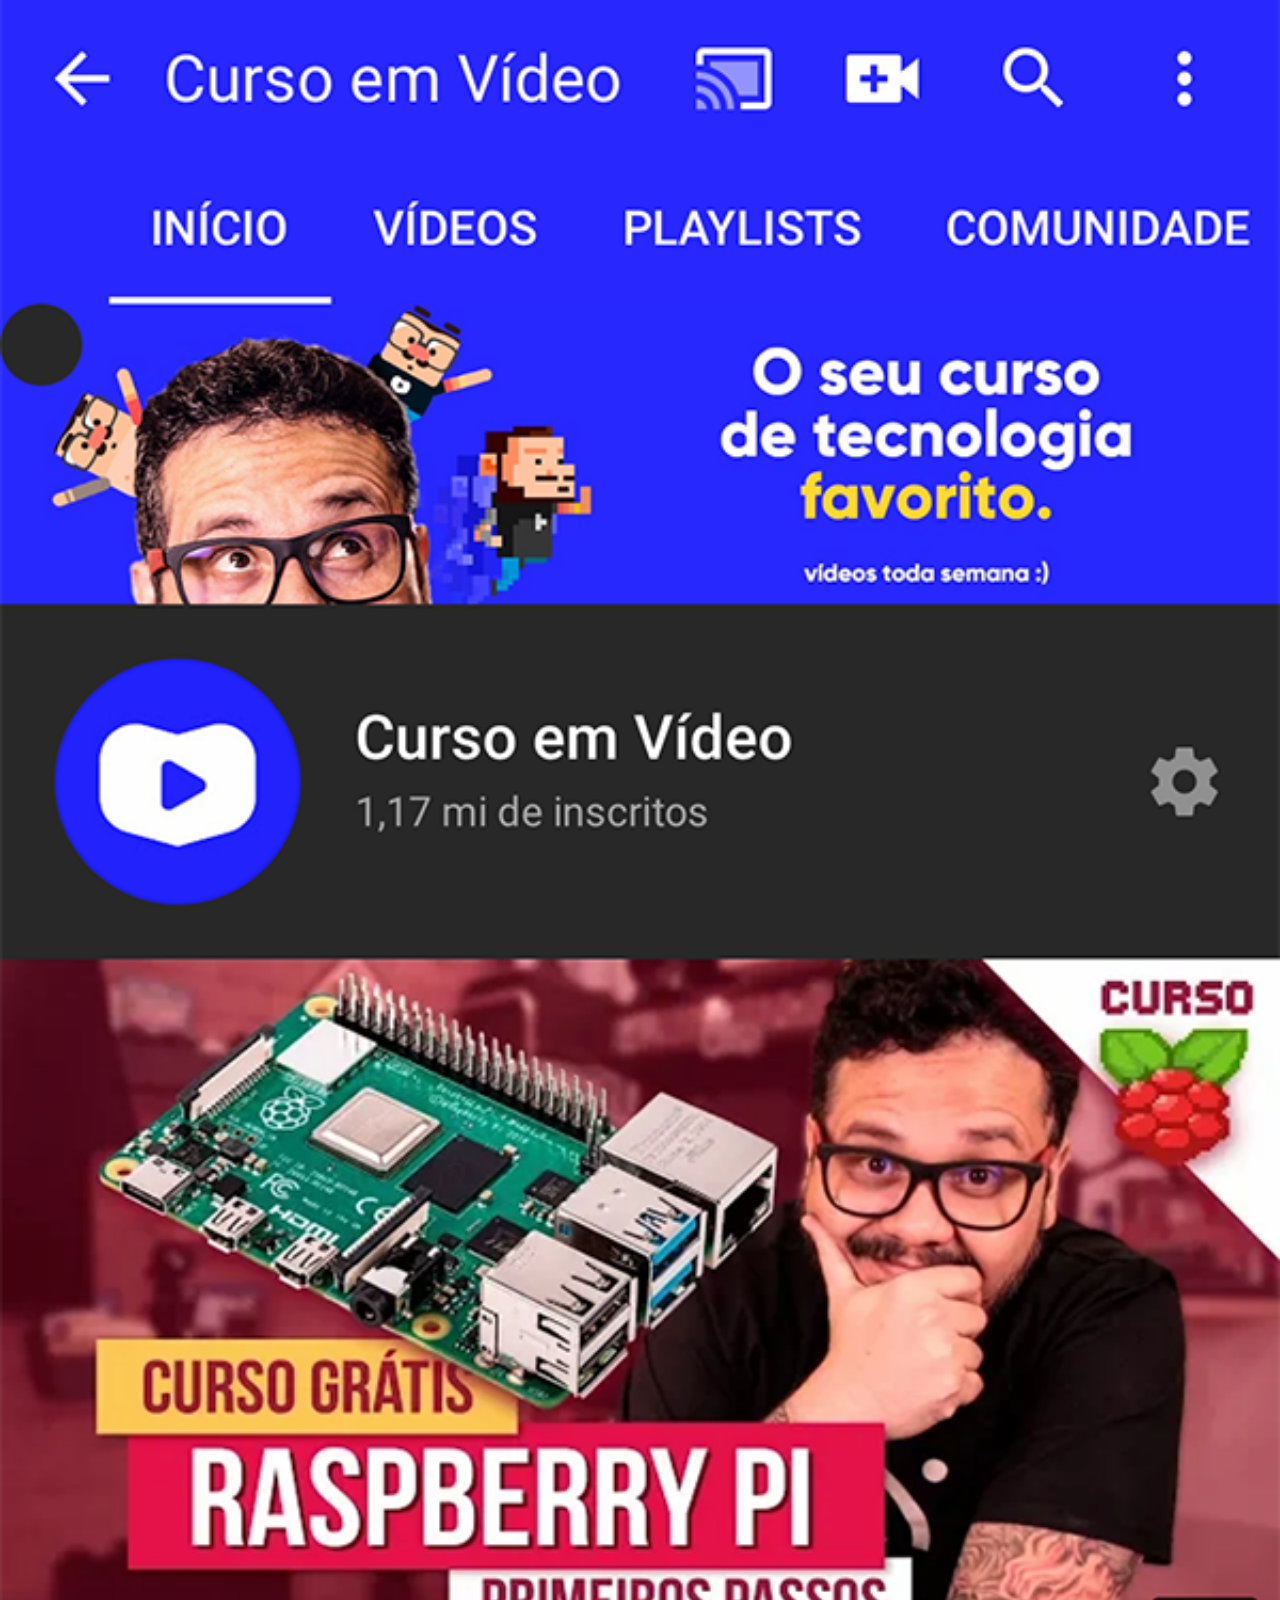
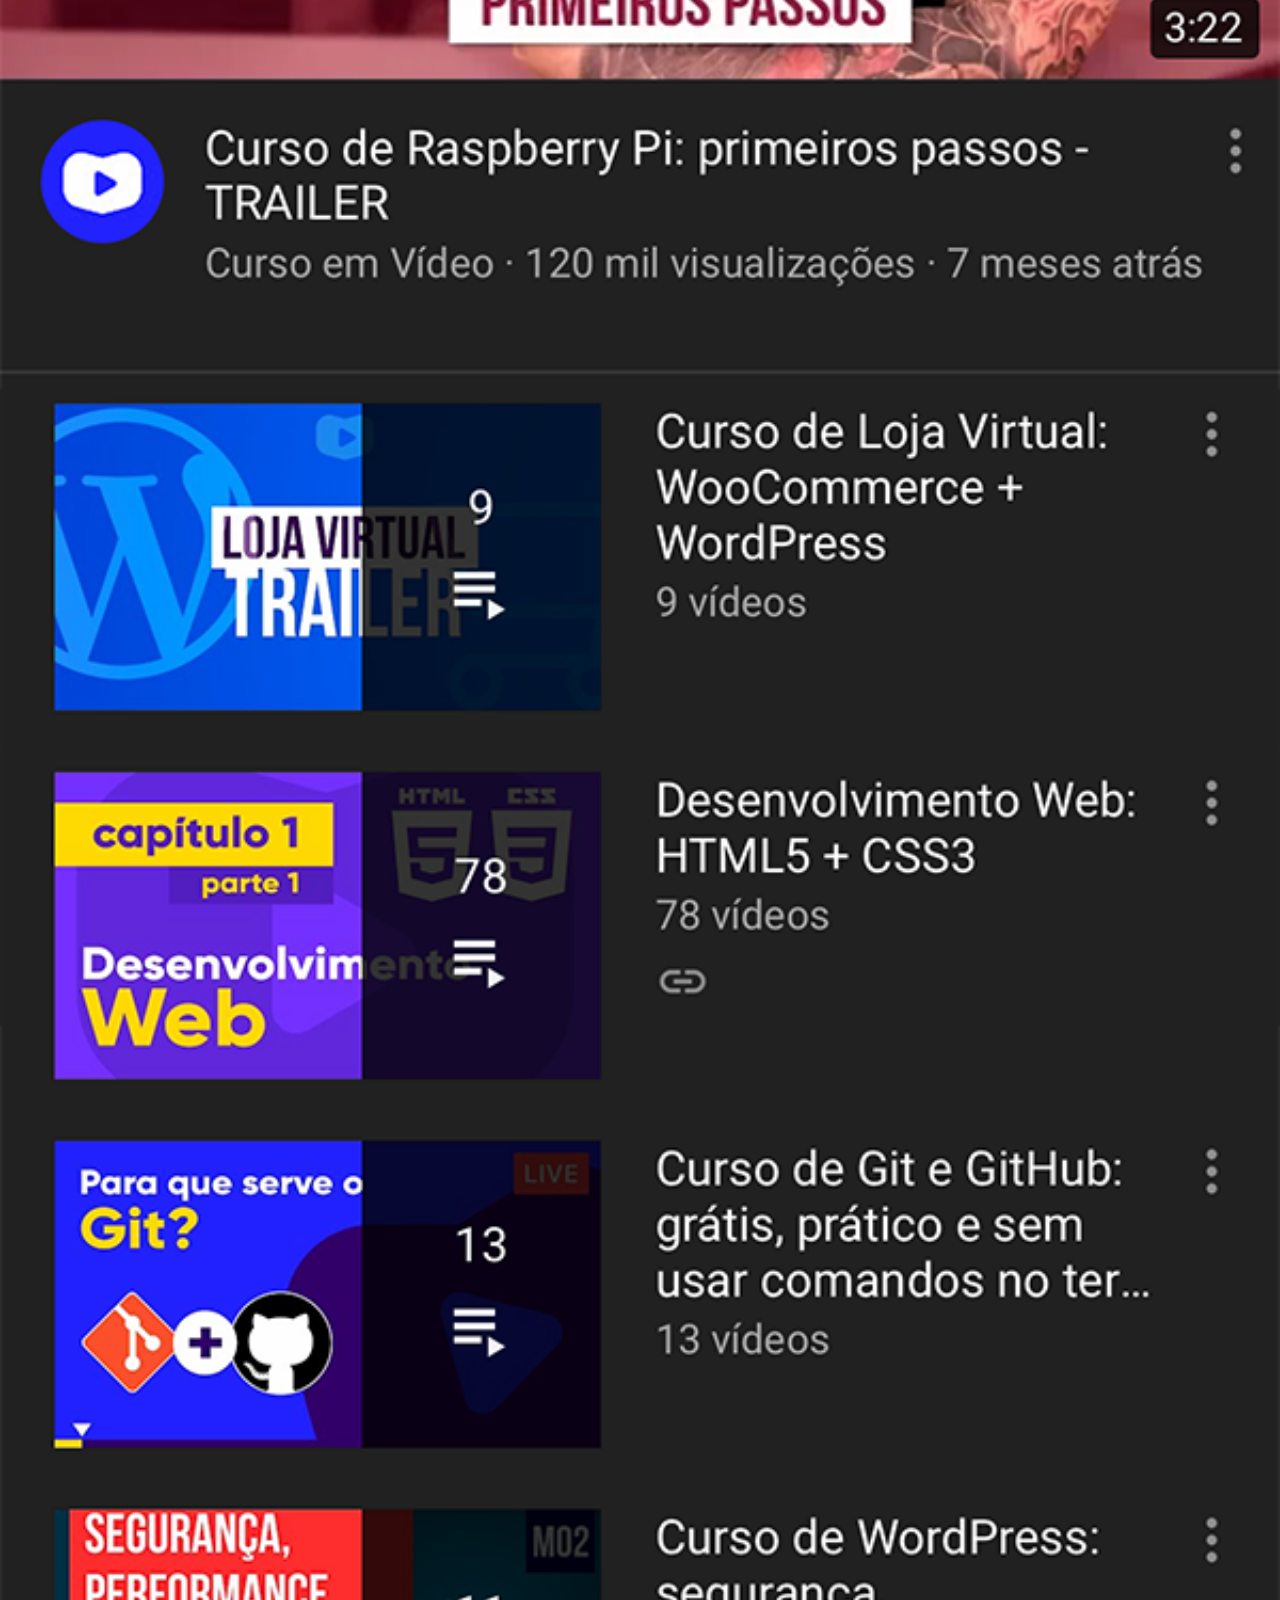
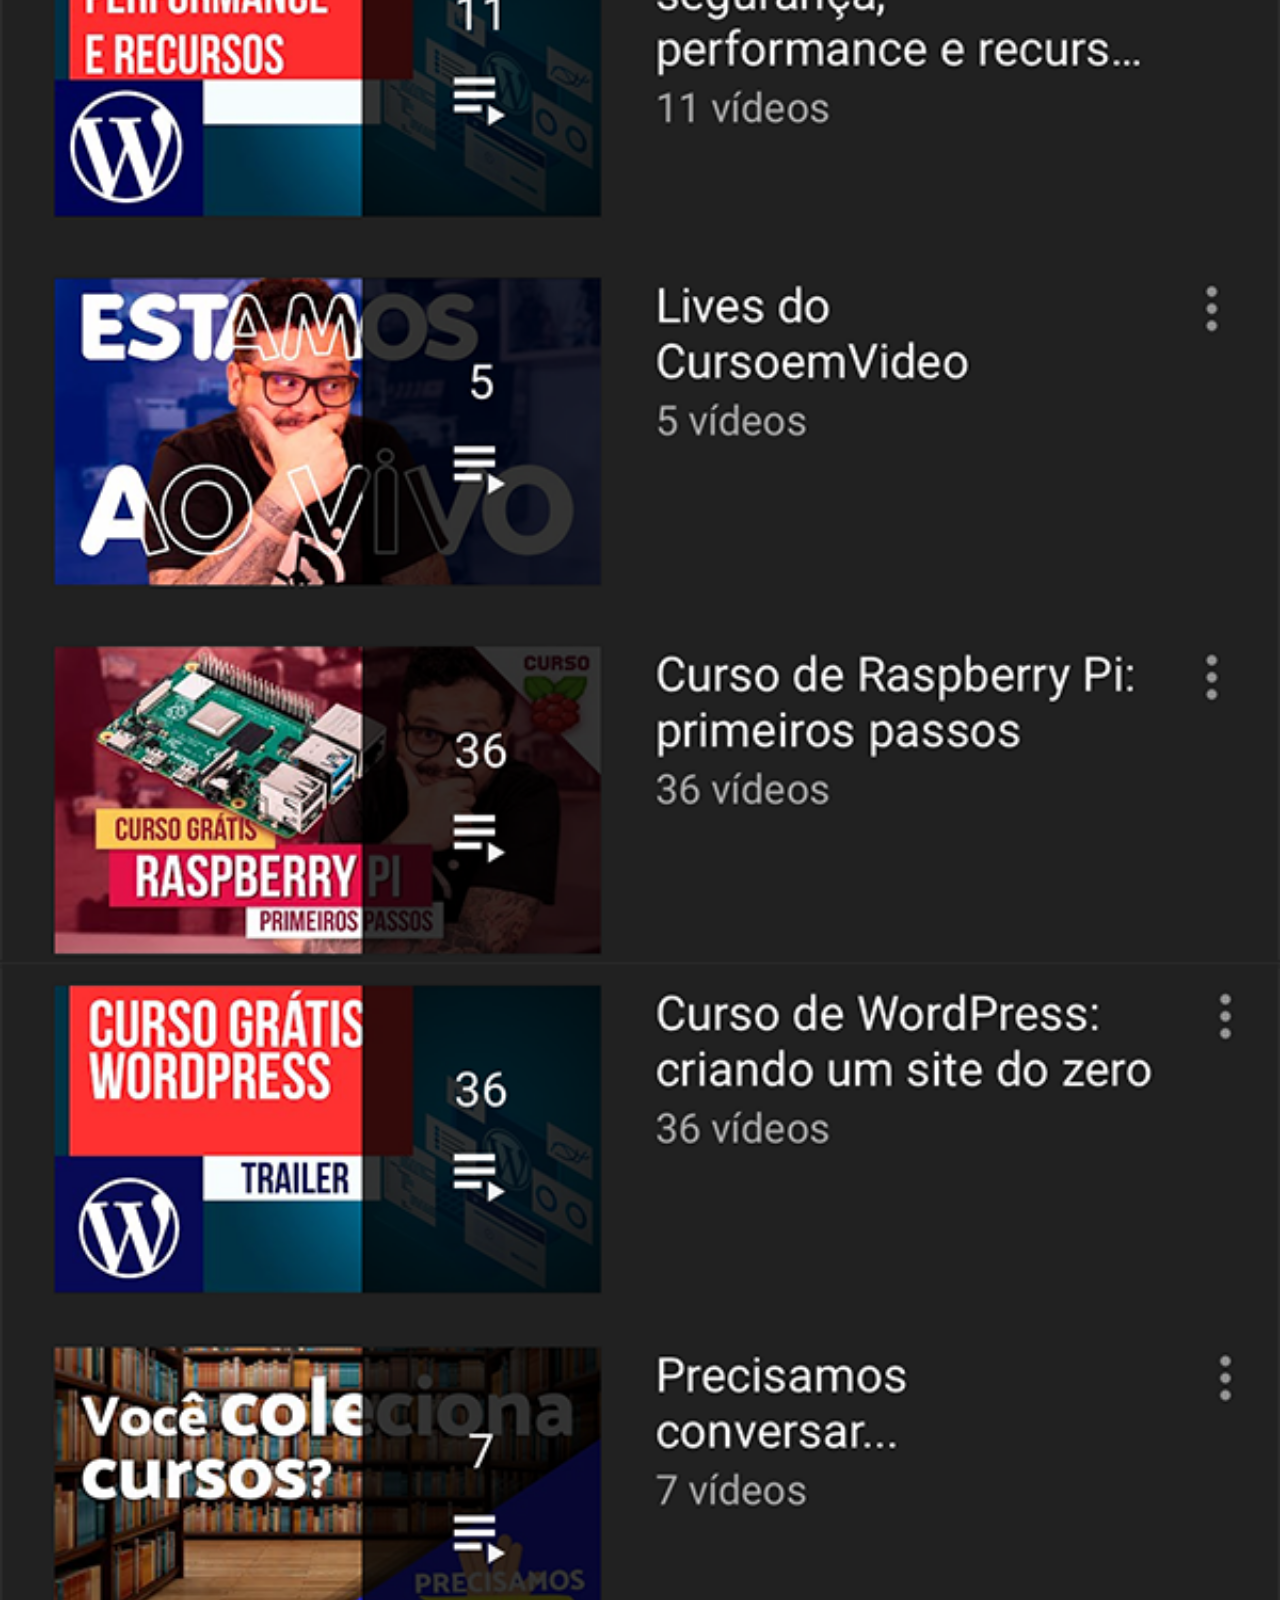
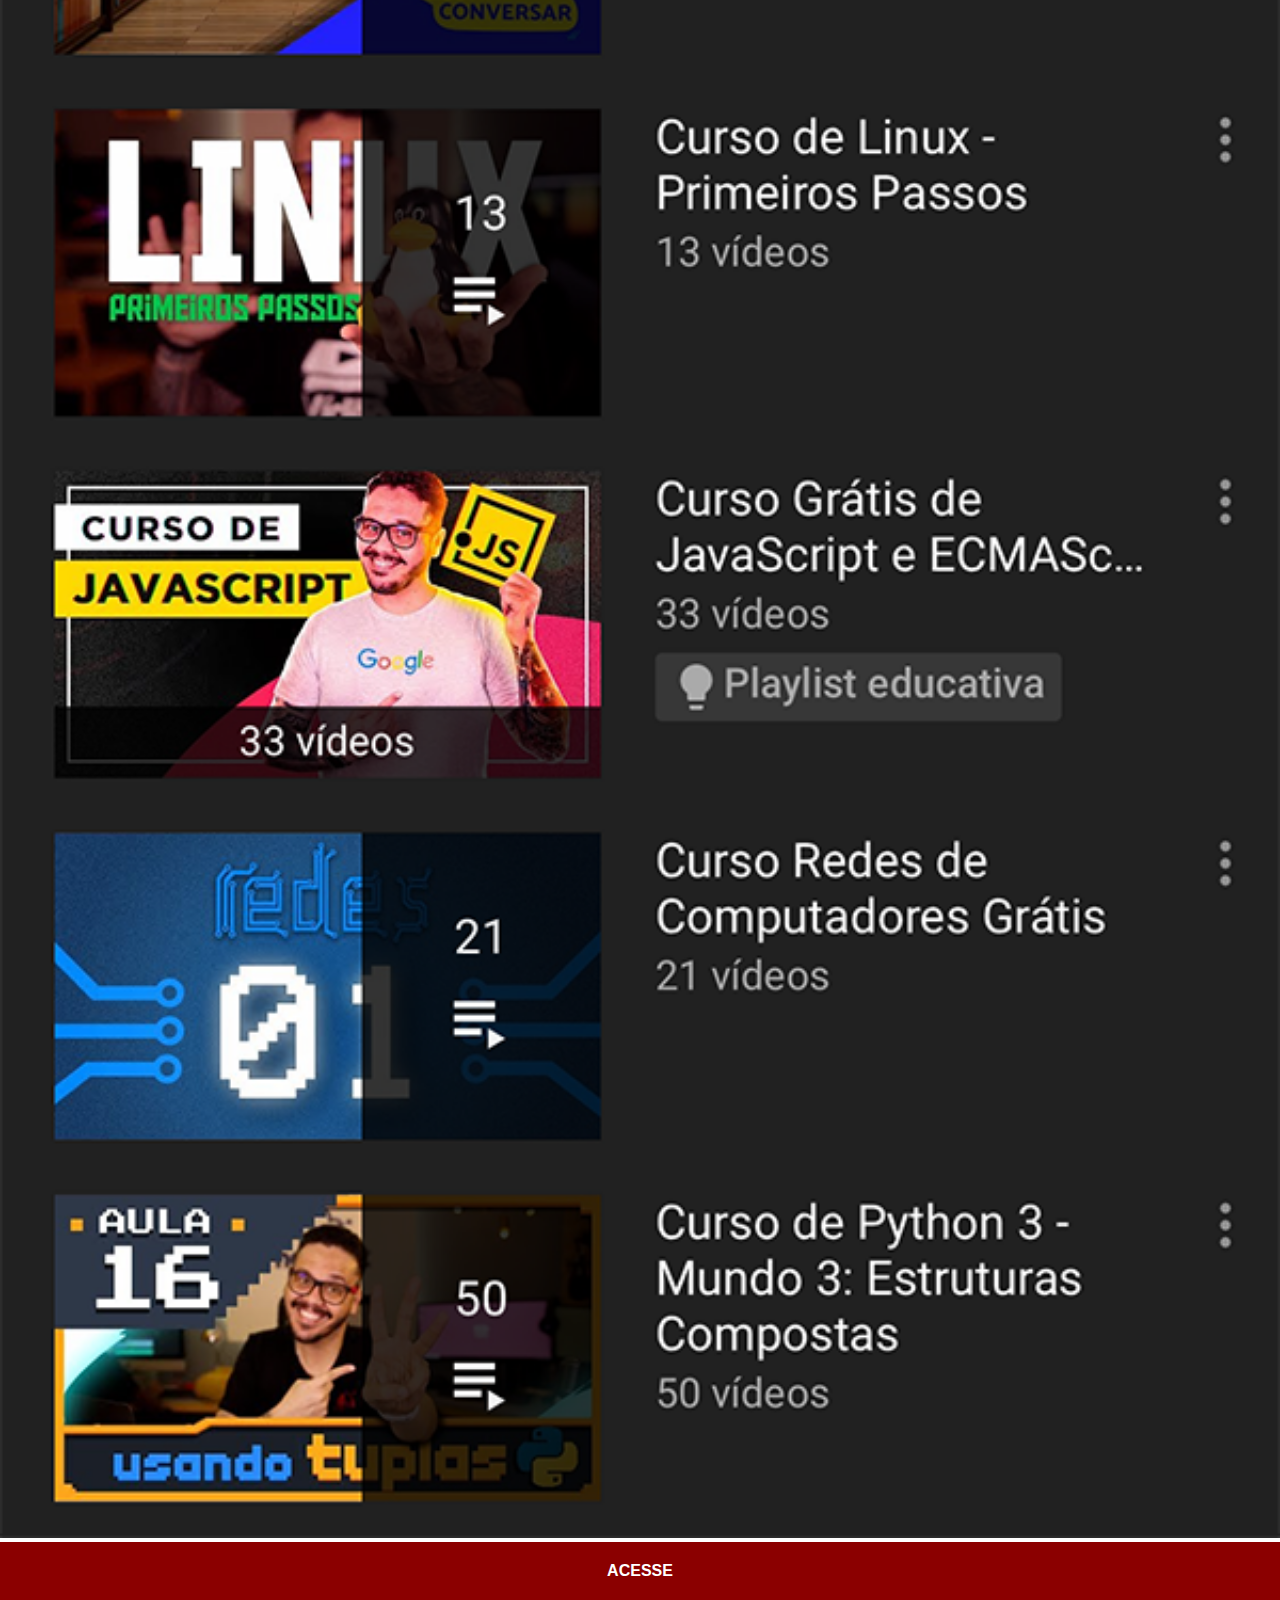
<file: youtube.html>
<!DOCTYPE html>
<html lang="pt-br">
<head>
    <meta charset="UTF-8">
    <meta http-equiv="X-UA-Compatible" content="IE=edge">
    <meta name="viewport" content="width=device-width, initial-scale=1.0">
    <link rel="stylesheet" href="estilos/social.css">
    <title>YOUTUBE</title>
    
</head>
<body>
    <img src="imagens/tela-youtube.png" alt="youtube">
    <a href="https://www.youtube.com/@CursoemVideo/playlists?view=1&sort=dd&shelf_id=0" target="_blank" >ACESSE</a>
</body>
</html>
</file>
<file: stilos/style.css>
@charset "UTF-8";

*{
    margin: 0px; 
    padding: 0px;
    font-family: Arial, Helvetica, sans-serif;
}
html, body{
    height: 100vh;
    width: 100vw;
    background-color: black;
}
body{
    background: url('../imagens/fundo-madeira.jpg') no-repeat top center; /*aqui colocamos uma shorthand para o background*/
    background-size: cover;
    background-attachment: fixed;
}
main{
    position: relative;
    height: 98vh;
    
    
}


section#telefone{ /* aqui é a id na section*/
    position: absolute;
    top: 50%;
    left:48% ;
    transform: translate(-50%,-50%);
    height: 627px;
    width: 311px;
     background:  url('../imagens/frame-iphone.png') no-repeat; 
     

}
section#redes-sociais{
    text-align: right
}

section#redes-sociais img{
    width: 48px;
    margin: 10px;
    border-radius: 50px;
    box-shadow:2px 2px 5px rgba(0, 0, 0, 0.404) ;
    box-sizing: border-box; /* esse parâmetro limita os botões de serem acionados em conjunto*/
}
section#redes-sociais img:hover{
    border: 2px solid rgba(255, 0, 0, 0.5);
    transform: translate(-3px, -3px);
    transition: trasform .3s, border 1s;
    box-shadow: 5px 5px 10px rgba(0, 0, 0, 0.548);

}
iframe#tela{
    position: relative;
    top:80px ;
    left:22px ;
    width: 267px;
    height: 471px;

}
</file>
<file: estilos/social.css>
@charset "UTF-8";

*{
    margin: 0px;
    padding: 0px;
    font-family: Arial, Helvetica, sans-serif;
}
::-webkit-scrollbar{ /* retirou a barra de rolagem do site*/
    width: 0px;
    height: 0px;
}

img{
    width: 100vw;

}
a{
    display: block;
    background-color:darkred ;
    color: white;
    padding: 20px;
    text-align:center;
    font-weight: bolder;
    text-decoration: none;


}
a:hover{
    background-color: red;

}
</file>
